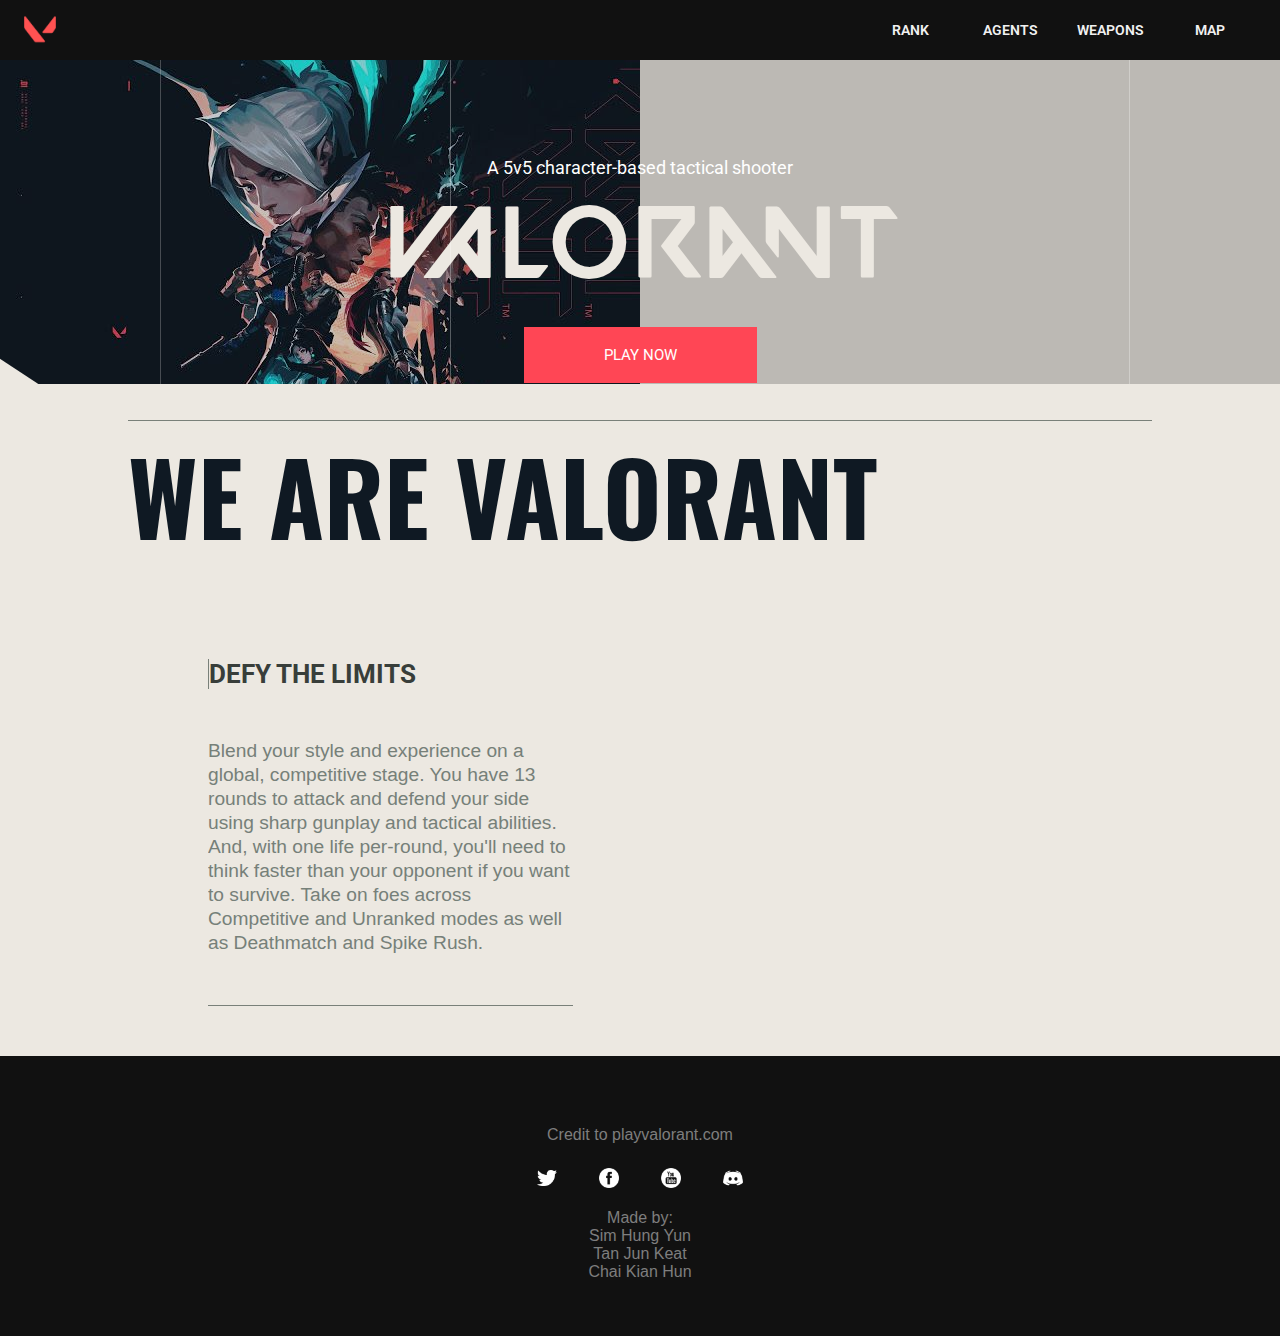
<file: index.html>
<!DOCTYPE html>
<html lang="en">
  <head>
    <meta charset="UTF-8" />
    <meta http-equiv="X-UA-Compatible" content="IE=edge" />
    <meta name="viewport" content="width=device-width, initial-scale=1.0" />
    <link rel="icon" href="/assets/image/handler.png" />
    <link rel="preconnect" href="https://fonts.gstatic.com" />
    <link rel="preconnect" href="https://fonts.gstatic.com" />
    <link rel="preconnect" href="https://fonts.gstatic.com" />
    <link
      href="https://fonts.googleapis.com/css2?family=Roboto:ital,wght@0,700;1,700&display=swap"
      rel="stylesheet"
    />

    <link rel="stylesheet" href="navbar.css" />
    <link rel="stylesheet" href="index.css" />
    <title>Valorant</title>
  </head>
  <body>
    <section id="nav" class="nav">
      <div class="nav__left">
        <img
          onclick="document.location.href='/'"
          class="nav__logo"
          src="/assets/image/handler.png"
          alt="Logo"
        />
      </div>
      <div class="nav__middle">
        <h1></h1>
      </div>
      <div class="nav__right">
        <a href="rank.html">rank</a>

        <a href="agent.html">agents</a>

        <a href="weapon.html">weapons</a>

        <a href="map.html">map</a>
      </div>
      <div class="nav__hamburger">
        <input id="hamburger" type="checkbox" />
        <label for="hamburger"></label>
        <div class="nav__menu">
          <a href="rank.html">rank</a>

          <a href="agent.html">agents</a>

          <a href="weapon.html">weapons</a>

          <a href="map.html">map</a>
        </div>
      </div>
    </section>
    <section id="landing" class="landing">
      <div class="landing__vid">
        <video
          class="vid1"
          autoplay
          loop
          plays-inline
          poster="/assets/image/valorant.jpg"
          muted
        >
          <source
            src="https://res.cloudinary.com/eujin03/video/upload/c_scale,h_920,w_1920/v1615563526/yt1s.com_-_RETAKE_Episode_2_Cinematic_VALORANT_online-video-cutter.com_1_tn9crp.mp4"
            type="video/webm"
          />
          <source
            src="https://res.cloudinary.com/eujin03/video/upload/c_scale,h_930,w_1920/v1615563526/yt1s.com_-_RETAKE_Episode_2_Cinematic_VALORANT_online-video-cutter.com_1_tn9crp.mp4"
            type="video/mp4"
          />
        </video>
        <video
          class="vid2"
          autoplay
          loop
          plays-inline
          poster="/assets/image/valorant.jpg"
          muted
        >
          <source
            src="https://res.cloudinary.com/eujin03/video/upload/c_scale,h_1130,w_1920/v1615563526/yt1s.com_-_RETAKE_Episode_2_Cinematic_VALORANT_online-video-cutter.com_1_tn9crp.mp4"
            type="video/webm"
          />
          <source
            src="https://res.cloudinary.com/eujin03/video/upload/c_scale,h_1130,w_1920/v1615563526/yt1s.com_-_RETAKE_Episode_2_Cinematic_VALORANT_online-video-cutter.com_1_tn9crp.mp4"
            type="video/mp4"
          />
        </video>
        <video
          class="vid3"
          autoplay
          loop
          plays-inline
          poster="/assets/image/valorant.jpg"
          muted
        >
          <source
            src="https://res.cloudinary.com/eujin03/video/upload/c_scale,h_1630,w_1920/v1615563526/yt1s.com_-_RETAKE_Episode_2_Cinematic_VALORANT_online-video-cutter.com_1_tn9crp.mp4"
            type="video/webm"
          />
          <source
            src="https://res.cloudinary.com/eujin03/video/upload/c_scale,h_1630,w_1920/v1615563526/yt1s.com_-_RETAKE_Episode_2_Cinematic_VALORANT_online-video-cutter.com_1_tn9crp.mp4"
            type="video/mp4"
          />
        </video>
        <div class="landing__overlay"></div>
        <div class="title__module">
          <span>A 5v5 character-based tactical shooter</span>
          <br />
          <br />
          <h1 class="tittle">vAlorant</h1>

          <br />
          <a
            href="https://playvalorant.com/en-gb"
            target="_blank"
            rel="noopener noreferrer nofollow"
            ><button id="play__button">PLAY NOW</button></a
          >
        </div>
      </div>
    </section>
    <section class="info__module">
      <h1>WE ARE VALORANT</h1>
      <div class="info__content">
        <div class="info">
          <h3>DEFY THE LIMITS</h3>
          <p>
            Blend your style and experience on a global, competitive stage. You
            have 13 rounds to attack and defend your side using sharp gunplay
            and tactical abilities. And, with one life per-round, you'll need to
            think faster than your opponent if you want to survive. Take on foes
            across Competitive and Unranked modes as well as Deathmatch and
            Spike Rush.
          </p>
        </div>
        <div class="gameplay__video">
          <iframe
            width="560"
            height="315"
            src="https://www.youtube.com/embed/g8amyzDHOKw"
            frameborder="0"
            allow="accelerometer; autoplay; clipboard-write; encrypted-media; gyroscope; picture-in-picture"
            allowfullscreen
          ></iframe>
        </div>
      </div>
    </section>

    <footer>
      <div class="footer">
        <span>Credit to playvalorant.com</span>
        <table>
          <thead>
            <tr>
              <th></th>
              <th></th>
              <th></th>
              <th></th>
            </tr>
          </thead>
          <tbody>
            <tr>
              <td>
                <a href="https://twitter.com/playvalorant"
                  ><img
                    class="twitter"
                    src="/assets/image/twitter-icon.png"
                    alt="twitter"
                /></a>
              </td>
              <td>
                <a href="https://www.facebook.com/PlayVALORANT/"
                  ><img
                    class="facebook"
                    src="/assets/image/facebook-icon.png"
                    alt="facebook"
                /></a>
              </td>
              <td>
                <a href="https://www.youtube.com/PlayValorant"
                  ><img
                    class="youtube"
                    src="/assets/image/youtube-icon.png"
                    alt="youtube"
                /></a>
              </td>
              <td>
                <a href="https://discord.com/invite/valorant"
                  ><img
                    class="discord"
                    src="/assets/image/discord-logo.png"
                    alt=" discord"
                /></a>
              </td>
            </tr>
          </tbody>
        </table>
        <ul class="credits">
          <li>Made by:</li>
          <li>Sim Hung Yun</li>
          <li>Tan Jun Keat</li>
          <li>Chai Kian Hun</li>
        </ul>
      </div>
    </footer>
  </body>
</html>
</file>
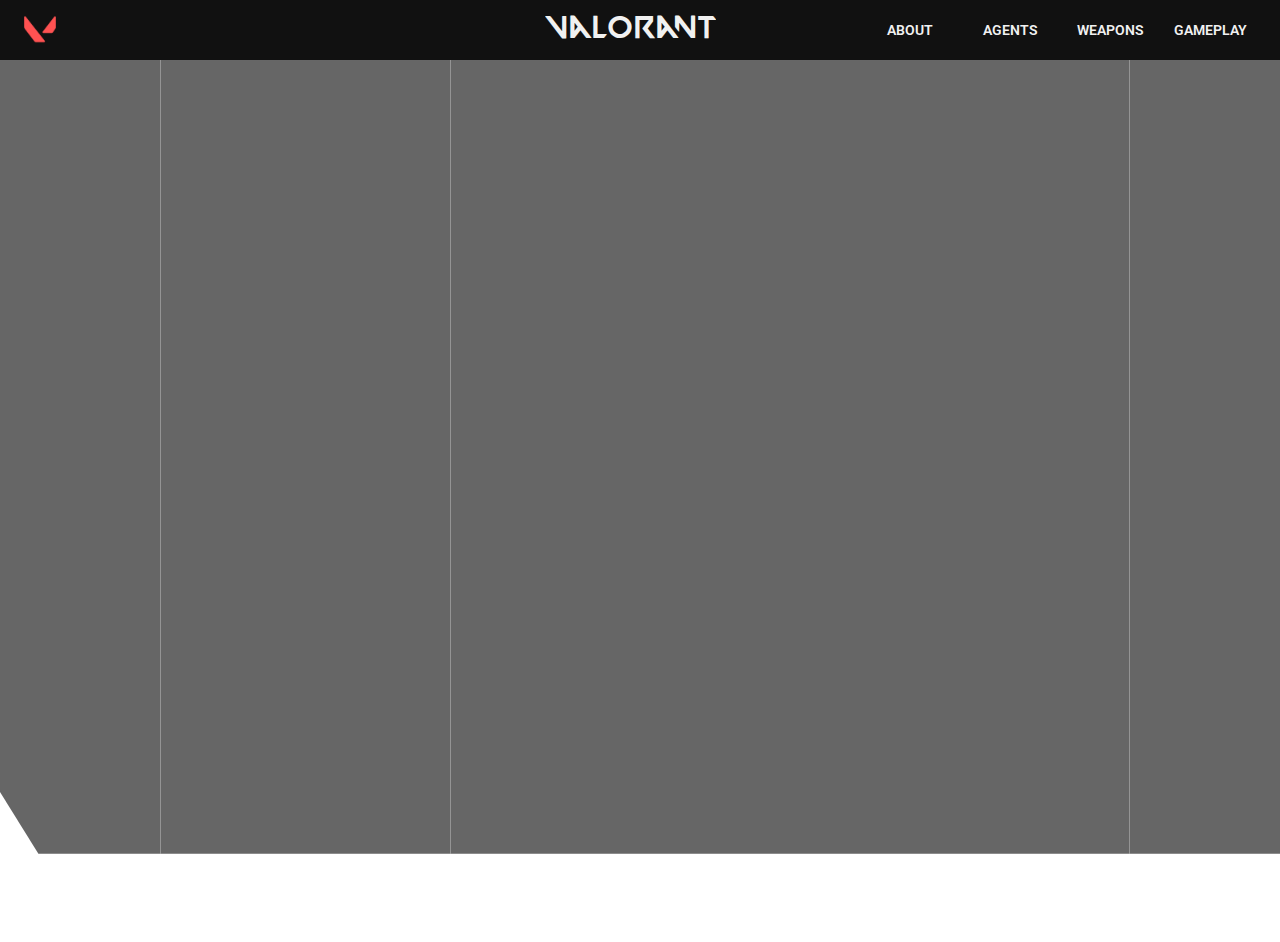
<file: public/index.html>
<!DOCTYPE html>
<html lang="en">
  <head>
    <meta charset="UTF-8" />
    <meta http-equiv="X-UA-Compatible" content="IE=edge" />
    <meta name="viewport" content="width=device-width, initial-scale=1.0" />
    <link rel="stylesheet" href="/public/stylesheet.css" />
    <link rel="icon" href="/assets/image/handler.png" />
    <link rel="preconnect" href="https://fonts.gstatic.com" />
    <link rel="preconnect" href="https://fonts.gstatic.com" />
    <link rel="preconnect" href="https://fonts.gstatic.com" />
    <link
      href="https://fonts.googleapis.com/css2?family=Roboto:ital,wght@0,700;1,700&display=swap"
      rel="stylesheet"
    />
    <title>Valorant</title>
  </head>
  <body>
    <section id="nav" class="nav">
      <div class="nav__left">
        <img class="nav__logo" src="/assets/image/handler.png" alt="Logo" />
      </div>
      <div class="nav__middle">
        <h1>Valorant</h1>
      </div>
      <div class="nav__right">
        <a href="#">about</a>

        <a href="#">agents</a>

        <a href="#">weapons</a>

        <a href="#">gameplay</a>
      </div>
      <div class="nav__hamburger">
        <div></div>
        <input type="checkbox" class="nav__hamburger-toggle" />
      </div>
    </section>
    <section id="landing" class="landing">
      <div class="landing__vid"></div>
    </section>
  </body>
</html>
</file>
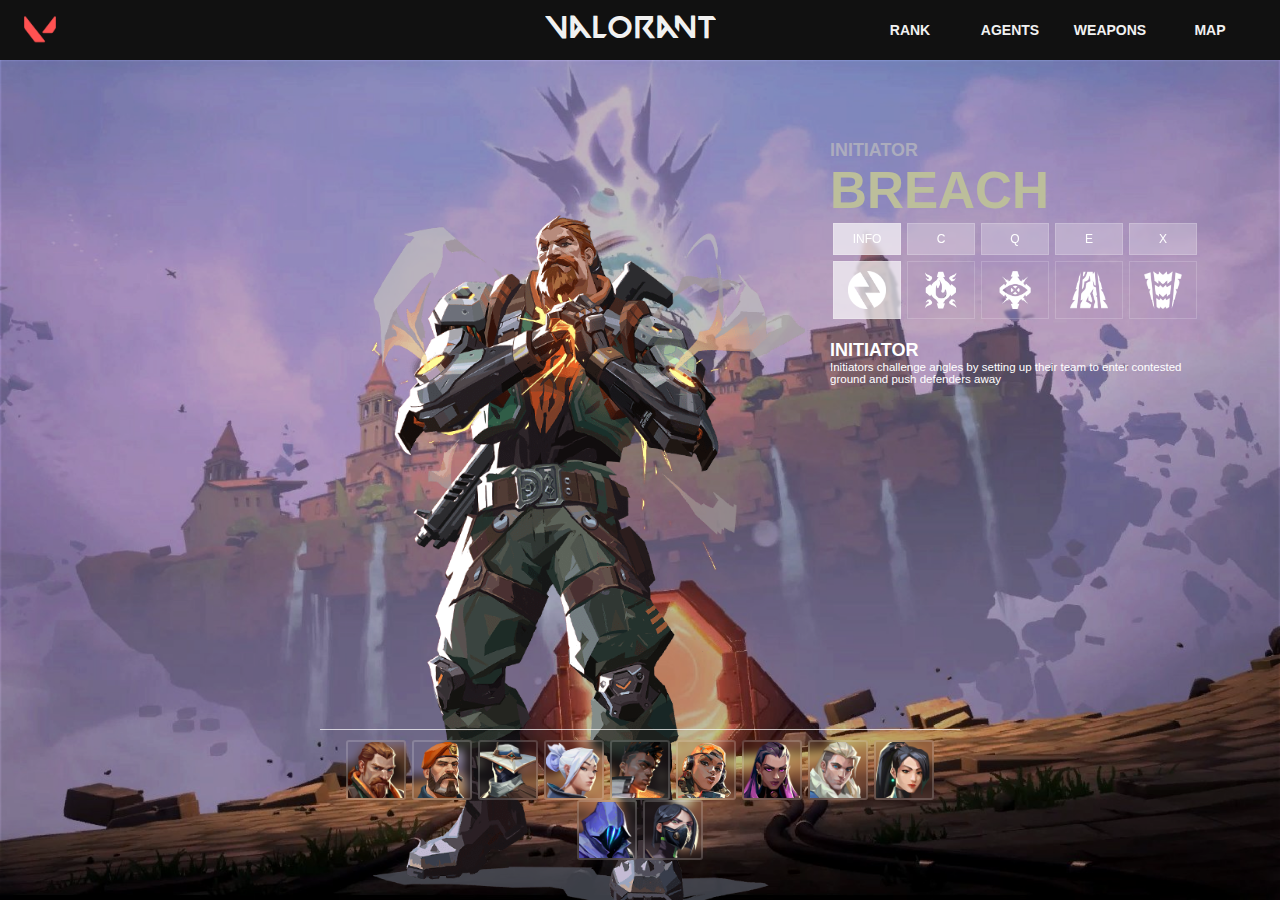
<file: agent.html>
<!DOCTYPE html>
<html lang="en">
  <head>
    <meta charset="UTF-8" />
    <meta http-equiv="X-UA-Compatible" content="IE=edge" />
    <meta name="viewport" content="width=device-width, initial-scale=1.0" />
    <link rel="stylesheet" href="navbar.css" />
    <link rel="stylesheet" href="agent.css" />
    <title>Valorant Agents</title>
  </head>
  <body>
    <!-- navbar -->
    <section id="nav" class="nav">
      <div class="nav__left">
        <img
          onclick="document.location.href='/'"
          class="nav__logo"
          src="/assets/image/handler.png"
          alt="Logo"
        />
      </div>
      <div class="nav__middle">
        <h1>Valorant</h1>
      </div>
      <div class="nav__right">
        <a href="rank.html">rank</a>

        <a href="agent.html">agents</a>

        <a href="weapon.html">weapons</a>

        <a href="map.html">map</a>
      </div>
      <div class="nav__hamburger">
        <input id="hamburger" type="checkbox" />
        <label for="hamburger"></label>
        <div class="nav__menu">
          <a href="rank.html">rank</a>

          <a href="agent.html">agents</a>

          <a href="weapon.html">weapons</a>

          <a href="map.html">gameplay</a>
        </div>
      </div>
    </section>

    <!-- agent -->
    <section id="agent" class="agent">
      <div class="agent__selection">
        <div class="agent__selection-avatar breach">
          <form action="#breach">
            <button></button>
          </form>
        </div>
        <div class="agent__selection-avatar brimstone">
          <form action="#brimstone">
            <button></button>
          </form>
        </div>
        <div class="agent__selection-avatar cypher">
          <form action="#cypher">
            <button></button>
          </form>
        </div>
        <div class="agent__selection-avatar jett">
          <form action="#jett">
            <button></button>
          </form>
        </div>
        <div class="agent__selection-avatar phoenix">
          <form action="#phoenix">
            <button></button>
          </form>
        </div>
        <div class="agent__selection-avatar raze">
          <form action="#raze">
            <button></button>
          </form>
        </div>
        <div class="agent__selection-avatar reyna">
          <form action="#reyna">
            <button></button>
          </form>
        </div>
        <div class="agent__selection-avatar sova">
          <form action="#sova">
            <button></button>
          </form>
        </div>
        <div class="agent__selection-avatar sage">
          <form action="#sage">
            <button></button>
          </form>
        </div>
        <div class="agent__selection-avatar omen">
          <form action="#omen">
            <button></button>
          </form>
        </div>
        <div class="agent__selection-avatar viper">
          <form action="#viper">
            <button></button>
          </form>
        </div>
      </div>
      <div id="breach" class="agent__container">
        <div class="agent__ability breach-bg">
          <div class="agent__ability-top">
            <p>initiator</p>
            <h1>breach</h1>
          </div>
          <div class="agent__ability-bottom">
            <div class="agent__ability-card">
              <input type="radio" name="breachRadio" id="breach-info" checked />
              <label for="breach-info">info</label>
              <label for="breach-info" class="agent-info">
                <img src="assets/image/initiator-info.png" alt="" />
              </label>
              <span class="agent__info">
                <h2>initiator</h2>
                <p>
                  Initiators challenge angles by setting up their team to enter
                  contested ground and push defenders away
                </p>
              </span>
            </div>
            <div class="agent__ability-card">
              <input type="radio" name="breachRadio" id="breach-c" />
              <label for="breach-c">c</label>
              <label for="breach-c" class="agent-c">
                <img src="assets/image/breach-c.png" alt="" />
              </label>
              <span class="agent__info">
                <h2>aftershock</h2>
                <p>
                  Equip a fusion charge. Fire the charge to set a slow-acting
                  burst through the wall. The burst does heavy damage to anyone
                  caught in its area.
                </p>
              </span>
            </div>

            <div class="agent__ability-card">
              <input type="radio" name="breachRadio" id="breach-q" />
              <label for="breach-q">q</label>
              <label for="breach-q" class="agent-q">
                <img src="assets/image/breach-q.png" alt="" />
              </label>
              <span class="agent__info">
                <h2>flashpoint</h2>
                <p>
                  Equip a blinding charge. Fire the charge to set a fast-acting
                  burst through the wall. The charge detonates to blind all
                  players looking at it.
                </p>
              </span>
            </div>

            <div class="agent__ability-card">
              <input type="radio" name="breachRadio" id="breach-e" />
              <label for="breach-e">e</label>
              <label for="breach-e" class="agent-e">
                <img src="assets/image/breach-e.png" alt="" />
              </label>
              <span class="agent__info">
                <h2>fault line</h2>
                <p>
                  Equip a seismic blast. Hold Fire to increase the distance.
                  Release to set off the quake, dazing all players in its zone
                  and in a line up to the zone.
                </p>
              </span>
            </div>

            <div class="agent__ability-card">
              <input type="radio" name="breachRadio" id="breach-x" />
              <label for="breach-x">x</label>
              <label for="breach-x" class="agent-x">
                <img src="assets/image/breach-x.png" alt="" />
              </label>
              <span class="agent__info">
                <h2>rolling thunder</h2>
                <p>
                  Equip a seismic charge. Fire to send a cascading quake through
                  all terrain in a large cone. The quake dazes and knocks up
                  anyone caught in it.
                </p>
              </span>
            </div>
          </div>
        </div>
      </div>
      <div id="brimstone" class="agent__container">
        <div class="agent__ability brimstone-bg">
          <div class="agent__ability-top">
            <p>controller</p>
            <h1>brimstone</h1>
          </div>
          <div class="agent__ability-bottom">
            <div class="agent__ability-card">
              <input type="radio" name="brimstoneRadio" id="brimstone-info" checked />
              <label for="brimstone-info">info</label>
              <label for="brimstone-info" class="agent-info">
                <img src="assets/image/controller-info.png" alt="" />
              </label>
              <span class="agent__info">
                <h2>Controller</h2>
                <p>
                  Controllers are experts in slicing up dangerous territory to set their team up for success.
                </p>
              </span>
            </div>
            <div class="agent__ability-card">
              <input type="radio" name="brimstoneRadio" id="brimstone-c" />
              <label for="brimstone-c">c</label>
              <label for="brimstone-c" class="agent-c">
                <img src="assets/image/brimstone-c.png" alt="" />
              </label>
              <span class="agent__info">
                <h2>stim beacon</h2>
                <p>
                  Equip a Stim Beacon. Fire to toss the stim beacon in front of Brimstone. Upon landing, the stim beacon will create a field that grants players RapidFire. RapidFire increases fire rate, reload speed, weapon swap speed, and recoil recovery by 15%.
                </p>
              </span>
            </div>

            <div class="agent__ability-card">
              <input type="radio" name="brimstoneRadio" id="brimstone-q" />
              <label for="brimstone-q">q</label>
              <label for="brimstone-q" class="agent-q">
                <img src="assets/image/brimstone-q.png" alt="" />
              </label>
              <span class="agent__info">
                <h2>incendiary</h2>
                <p>
                 Equip an Incendiary grenade launcher. Fire to launch a grenade that detonates as it comes to a rest on the floor, creating a lingering fire zone that damages players.
                </p>
              </span>
            </div>

            <div class="agent__ability-card">
              <input type="radio" name="brimstoneRadio" id="brimstone-e" />
              <label for="brimstone-e">e</label>
              <label for="brimstone-e" class="agent-e">
                <img src="assets/image/brimstone-e.png" alt="" />
              </label>
              <span class="agent__info">
                <h2>sky smoke</h2>
                <p>
                  Equip a tactical map. Fire to set locations where Brimstone's smoke clouds will land. Alternate Fire to confirm, launching long-lasting smoke clouds that block vision in the selected area.
                </p>
              </span>
            </div>

            <div class="agent__ability-card">
              <input type="radio" name="brimstoneRadio" id="brimstone-x" />
              <label for="brimstone-x">x</label>
              <label for="brimstone-x" class="agent-x">
                <img src="assets/image/brimstone-x.png" alt="" />
              </label>
              <span class="agent__info">
                <h2>orbital strike</h2>
                <p>
                  
Equip a tactical map. Fire to launch a lingering orbital strike laser at the selected location, which deals heavy damage over-time to players in the area.
                </p>
              </span>
            </div>
          </div>
        </div>
        </div>
      </div>
      <div id="cypher" class="agent__container">
        <div class="agent__ability cypher-bg"><div class="agent__ability-top">
            <p>sentinel</p>
            <h1>cypher</h1>
          </div>
          <div class="agent__ability-bottom">
            <div class="agent__ability-card">
              <input type="radio" name="cypherRadio" id="cypher-info" checked />
              <label for="cypher-info">info</label>
              <label for="cypher-info" class="agent-info">
                <img src="assets/image/sentinel-info.png" alt="" />
              </label>
              <span class="agent__info">
                <h2>sentinel</h2>
                <p>
                  Sentinels are defensive experts who can lock down areas and watch flanks, both on attacker and defender rounds.
                </p>
              </span>
            </div>
            <div class="agent__ability-card">
              <input type="radio" name="cypherRadio" id="cypher-c" />
              <label for="cypher-c">c</label>
              <label for="cypher-c" class="agent-c">
                <img src="assets/image/cypher-c.png" alt="" />
              </label>
              <span class="agent__info">
                <h2>trapwire</h2>
                <p>
                 Equip a trapwire. Fire to place a destructible and covert tripware at the targeted location, creating a line that spans between the placed location and the wall opposite. Enemy players who cross a tripwire will be tethered, revealed, and dazed after a short period if they do not destroy the device in time. This ability can be picked up and redeployed if not yet triggered. It can be destroyed by shooting it once with any gun. Disabled and revealed upon death.
                </p>
              </span>
            </div>

            <div class="agent__ability-card">
              <input type="radio" name="cypherRadio" id="cypher-q" />
              <label for="cypher-q">q</label>
              <label for="cypher-q" class="agent-q">
                <img src="assets/image/cypher-q.png" alt="" />
              </label>
              <span class="agent__info">
                <h2>cyber cage</h2>
                <p>
                  
Instantly toss a cyber cage in front of Cypher. Activate from any distance to create a temporary zone that blocks vision.
                </p>
              </span>
            </div>

            <div class="agent__ability-card">
              <input type="radio" name="cypherRadio" id="cypher-e" />
              <label for="cypher-e">e</label>
              <label for="cypher-e" class="agent-e">
                <img src="assets/image/cypher-e.png" alt="" />
              </label>
              <span class="agent__info">
                <h2>spycam</h2>
                <p>
                  Equip a spycam. Fire to place the spycam at the targeted location. REUSE this ability to take control of the camera's view. While in control of the camera, Fire to shoot a tracking dart. The dart is removable and will periodically reveal the location of the enemy hit. It can be destroyed by shooting it once with any gun. Disabled and revealed upon death.
                </p>
              </span>
            </div>

            <div class="agent__ability-card">
              <input type="radio" name="cypherRadio" id="cypher-x" />
              <label for="cypher-x">x</label>
              <label for="cypher-x" class="agent-x">
                <img src="assets/image/cypher-x.png" alt="" />
              </label>
              <span class="agent__info">
                <h2>neutral theft</h2>
                <p>
                  
Use on a fresh enemy corpse to throw Cypher's hat. After a brief delay, all enemy players' locations will be revealed once.
                </p>
              </span>
            </div>
          </div>
        </div></div>
      </div>
      <div id="jett" class="agent__container">
        <div class="agent__ability jett-bg"><div class="agent__ability-top">
            <p>duelist</p>
            <h1>jett</h1>
          </div>
          <div class="agent__ability-bottom">
            <div class="agent__ability-card">
              <input type="radio" name="jettRadio" id="jett-info" checked />
              <label for="jett-info">info</label>
              <label for="jett-info" class="agent-info">
                <img src="assets/image/duelist-info.png" alt="" />
              </label>
              <span class="agent__info">
                <h2>duelist</h2>
                <p>
                  Duelists are self-sufficent fraggers who their team expects, through abilites and skills, to get high frags and seek out engagements first.
                </p>
              </span>
            </div>
            <div class="agent__ability-card">
              <input type="radio" name="jettRadio" id="jett-c" />
              <label for="jett-c">c</label>
              <label for="jett-c" class="agent-c">
                <img src="assets/image/jett-c.png" alt="" />
              </label>
              <span class="agent__info">
                <h2>cloudburst</h2>
                <p>
                  Instantly throw a projectile that expands into a brief vision cloud on impact with a surface. Hold the ability key to curve the cloud in the direction of your crosshair.
                </p>
              </span>
            </div>

            <div class="agent__ability-card">
              <input type="radio" name="jettRadio" id="jett-q" />
              <label for="jett-q">q</label>
              <label for="jett-q" class="agent-q">
                <img src="assets/image/jett-q.png" alt="" />
              </label>
              <span class="agent__info">
                <h2>updraft</h2>
                <p>
                  Instantly propel Jett high into the air.
                </p>
              </span>
            </div>

            <div class="agent__ability-card">
              <input type="radio" name="jettRadio" id="jett-e" />
              <label for="jett-e">e</label>
              <label for="jett-e" class="agent-e">
                <img src="assets/image/jett-e.png" alt="" />
              </label>
              <span class="agent__info">
                <h2>tailwind</h2>
                <p>
                  
Instantly propel in the direction she is moving. If Jett is standing still, she will propel forward.
                </p>
              </span>
            </div>

            <div class="agent__ability-card">
              <input type="radio" name="jettRadio" id="jett-x" />
              <label for="jett-x">x</label>
              <label for="jett-x" class="agent-x">
                <img src="assets/image/jett-x.png" alt="" />
              </label>
              <span class="agent__info">
                <h2>blade storm</h2>
                <p>
                  
Equip a set of 5 highly accurate throwing knives. Fire to throw a single knife. Alternative Fire to throw all remaining daggers at once. Restocks upon killing an enemy.
                </p>
              </span>
            </div>
          </div>
        </div></div>
      </div>
      <div id="phoenix" class="agent__container">
        <div class="agent__ability phoenix-bg"><div class="agent__ability-top">
            <p>duelist</p>
            <h1>phoenix</h1>
          </div>
          <div class="agent__ability-bottom">
            <div class="agent__ability-card">
              <input type="radio" name="phoenixRadio" id="phoenix-info" checked />
              <label for="phoenix-info">info</label>
              <label for="phoenix-info" class="agent-info">
                <img src="assets/image/duelist-info.png" alt="" />
              </label>
              <span class="agent__info">
                <h2>duelist</h2>
                <p>
                   Duelists are self-sufficent fraggers who their team expects, through abilites and skills, to get high frags and seek out engagements first.
                </p>
              </span>
            </div>
            <div class="agent__ability-card">
              <input type="radio" name="phoenixRadio" id="phoenix-c" />
              <label for="phoenix-c">c</label>
              <label for="phoenix-c" class="agent-c">
                <img src="assets/image/phoenix-c.png" alt="" />
              </label>
              <span class="agent__info">
                <h2>blaze</h2>
                <p>
                 Equip a flame wall. Fire to create a line of flames that moves forward creating a wall that blocks vision and damages players passing through it. Hold Fire to bend the wall in the direction of your crosshair.
                </p>
              </span>
            </div>

            <div class="agent__ability-card">
              <input type="radio" name="phoenixRadio" id="phoenix-q" />
              <label for="phoenix-q">q</label>
              <label for="phoenix-q" class="agent-q">
                <img src="assets/image/phoenix-q.png" alt="" />
              </label>
              <span class="agent__info">
                <h2>curveball</h2>
                <p>
                  Equip a flare orb that takes a curving path and detonates shortly after throwing, impairing vision. Fire to curve the flare orb to the left, detonating and blinding any player who sees the orb. Alternate fire to curve the flare orb to the right.
                </p>
              </span>
            </div>

            <div class="agent__ability-card">
              <input type="radio" name="phoenixRadio" id="phoenix-e" />
              <label for="phoenix-e">e</label>
              <label for="phoenix-e" class="agent-e">
                <img src="assets/image/phoenix-e.png" alt="" />
              </label>
              <span class="agent__info">
                <h2>hot hands</h2>
                <p>
                  
Equip a fireball. Fire to throw a fireball that explodes after a set amount of time or upon hitting the ground, creating a lingering fire zone that damages enemies.
                </p>
              </span>
            </div>

            <div class="agent__ability-card">
              <input type="radio" name="phoenixRadio" id="phoenix-x" />
              <label for="phoenix-x">x</label>
              <label for="phoenix-x" class="agent-x">
                <img src="assets/image/phoenix-x.png" alt="" />
              </label>
              <span class="agent__info">
                <h2>run it back</h2>
                <p>
                  
Instantly place a marker at Phoenix's location. When this ability is active, if you die or if the time expires, the ability ends and sends Phoenix back to the starting location.
                </p>
              </span>
            </div>
          </div>
        </div></div>
      </div>
      <div id="raze" class="agent__container">
        <div class="agent__ability raze-bg"><div class="agent__ability-top">
            <p>duelist</p>
            <h1>raze</h1>
          </div>
          <div class="agent__ability-bottom">
            <div class="agent__ability-card">
              <input type="radio" name="razeRadio" id="raze-info" checked />
              <label for="raze-info">info</label>
              <label for="raze-info" class="agent-info">
                <img src="assets/image/duelist-info.png" alt="" />
              </label>
              <span class="agent__info">
                <h2>duelist</h2>
                <p>
                   Duelists are self-sufficent fraggers who their team expects, through abilites and skills, to get high frags and seek out engagements first.
                </p>
              </span>
            </div>
            <div class="agent__ability-card">
              <input type="radio" name="razeRadio" id="raze-c" />
              <label for="raze-c">c</label>
              <label for="raze-c" class="agent-c">
                <img src="assets/image/raze-c.png" alt="" />
              </label>
              <span class="agent__info">
                <h2>boom bot</h2>
                <p>
                Equip a Boom Bot. Fire to deploy the bot, causing it to travel in a straight line on the ground, bouncing off walls. The Boom Bot will lock on to any enemies in its frontal cone and chase them, exploding for heavy damage if it reaches them. The Boom Bot can be destroyed by enemies.
                </p>
              </span>
            </div>

            <div class="agent__ability-card">
              <input type="radio" name="razeRadio" id="raze-q" />
              <label for="raze-q">q</label>
              <label for="raze-q" class="agent-q">
                <img src="assets/image/raze-q.png" alt="" />
              </label>
              <span class="agent__info">
                <h2>blask pack</h2>
                <p>
                  Instantly throw a Blast Pack that will stick to surfaces. Re-use to detonate, damaging and knocking back anything hit. Blast Pack will not damage Raze, but she can still suffer fall damage.
                </p>
              </span>
            </div>

            <div class="agent__ability-card">
              <input type="radio" name="razeRadio" id="raze-e" />
              <label for="raze-e">e</label>
              <label for="raze-e" class="agent-e">
                <img src="assets/image/raze-e.png" alt="" />
              </label>
              <span class="agent__info">
                <h2>paint shell</h2>
                <p>
                  
Equip a cluster grenade. Fire to throw the grenade, which deals damage and creates sub-munitions, each exploding and dealing further damage.
                </p>
              </span>
            </div>

            <div class="agent__ability-card">
              <input type="radio" name="razeRadio" id="raze-x" />
              <label for="raze-x">x</label>
              <label for="raze-x" class="agent-x">
                <img src="assets/image/raze-x.png" alt="" />
              </label>
              <span class="agent__info">
                <h2>showstopper</h2>
                <p>
                  Equip a single-use Rocket Launcher and light its fuse. Fire to launch a rocket, which travels in a straight line and explodes on contact, dealing high damage to enemies caught in its blast radius.
                </p>
              </span>
            </div>
          </div>
        </div></div>
      </div>
      <div id="reyna" class="agent__container">
        <div class="agent__ability reyna-bg"><div class="agent__ability-top">
            <p>duelist</p>
            <h1>reyna</h1>
          </div>
          <div class="agent__ability-bottom">
            <div class="agent__ability-card">
              <input type="radio" name="reynaRadio" id="reyna-info" checked />
              <label for="reyna-info">info</label>
              <label for="reyna-info" class="agent-info">
                <img src="assets/image/duelist-info.png" alt="" />
              </label>
              <span class="agent__info">
                <h2>duelist</h2>
                <p>
                       Duelists are self-sufficent fraggers who their team expects, through abilites and skills, to get high frags and seek out engagements first.
                </p>
              </span>
            </div>
            <div class="agent__ability-card">
              <input type="radio" name="reynaRadio" id="reyna-c" />
              <label for="reyna-c">c</label>
              <label for="reyna-c" class="agent-c">
                <img src="assets/image/reyna-c.png" alt="" />
              </label>
              <span class="agent__info">
                <h2>leer</h2>
                <p>
                  
Equip an ethereal eye. Activate to cast the eye a short distance forward at a fixed range, passing through obstructions in the way. The eye will Nearsight all enemies who can see it. The eye will disappear either after two seconds or receiving any bullet damage.
                </p>
              </span>
            </div>

            <div class="agent__ability-card">
              <input type="radio" name="reynaRadio" id="reyna-q" />
              <label for="reyna-q">q</label>
              <label for="reyna-q" class="agent-q">
                <img src="assets/image/reyna-q.png" alt="" />
              </label>
              <span class="agent__info">
                <h2>devour</h2>
                <p>
                  nstantly consume a nearby Soul Orb, disabling Reyna's ability to fire for 1 second and creating a tether between Reyna and the Soul Orb whilst rapidly healing for 100 health over 3 seconds. The tether will break if it is caught between any obstacle for more than a second, ending the healing prematurely. This ability can Overheal though health exceeding 100 but cannot exceed 150 health (including shields). 
                </p>
              </span>
            </div>

            <div class="agent__ability-card">
              <input type="radio" name="reynaRadio" id="reyna-e" />
              <label for="reyna-e">e</label>
              <label for="reyna-e" class="agent-e">
                <img src="assets/image/reyna-e.png" alt="" />
              </label>
              <span class="agent__info">
                <h2>dismiss</h2>
                <p>
                  
Instantly consume a nearby Soul Orb, becoming intangible for 2 seconds and gaining a burst of movement speed for the first second of the duration. Reyna can change what weapon she will equip whilst Dismiss is active, always equipping the last weapon selected during Dismiss. If an enemy damaged by Reyna is killed within 3 seconds by another player/stimuli then a Soul Orb will be dropped, allowing her to Dismiss. If Empress is active, Reyna also becomes invisible.
                </p>
              </span>
            </div>

            <div class="agent__ability-card">
              <input type="radio" name="reynaRadio" id="reyna-x" />
              <label for="reyna-x">x</label>
              <label for="reyna-x" class="agent-x">
                <img src="assets/image/reyna-x.png" alt="" />
              </label>
              <span class="agent__info">
                <h2>empress</h2>
                <p>
                 Enter a frenzy for 30 seconds, increasing firing, equip and reload speeds by 15%. Grants infinite charges of Soul Harvest abilities. Scoring a kill fully refreshes the duration.
                </p>
              </span>
            </div>
          </div>
        </div></div>
      </div>
      <div id="sova" class="agent__container">
        <div class="agent__ability sova-bg"><div class="agent__ability-top">
            <p>initiator</p>
            <h1>sova</h1>
          </div>
          <div class="agent__ability-bottom">
            <div class="agent__ability-card">
              <input type="radio" name="sovaRadio" id="sova-info" checked />
              <label for="sova-info">info</label>
              <label for="sova-info" class="agent-info">
                <img src="assets/image/initiator-info.png" alt="" />
              </label>
              <span class="agent__info">
                <h2>initiator</h2>
                <p>
                  Initiators challenge angles by setting up their team to enter
                  contested ground and push defenders away
                </p>
              </span>
            </div>
            <div class="agent__ability-card">
              <input type="radio" name="sovaRadio" id="sova-c" />
              <label for="sova-c">c</label>
              <label for="sova-c" class="agent-c">
                <img src="assets/image/sova-c.png" alt="" />
              </label>
              <span class="agent__info">
                <h2>shock bolt</h2>
                <p>
                  Equip a bow with shock bolt. Fire to send the explosive bolt forward detonating upon collision and damaging players nearby. Hold Fire to extend the range of the projectile. Alternate Fire to add up to two bounces to this arrow.
                </p>
              </span>
            </div>

            <div class="agent__ability-card">
              <input type="radio" name="sovaRadio" id="sova-q" />
              <label for="sova-q">q</label>
              <label for="sova-q" class="agent-q">
                <img src="assets/image/sova-q.png" alt="" />
              </label>
              <span class="agent__info">
                <h2>owl drone</h2>
                <p>
                  Equip an owl drone. Fire to deploy and take control of movement of the drone. While in control of the drone, Fire to shoot a marking dart. This dart will periodically reveal the location of its target.
                </p>
              </span>
            </div>

            <div class="agent__ability-card">
              <input type="radio" name="sovaRadio" id="sova-e" />
              <label for="sova-e">e</label>
              <label for="sova-e" class="agent-e">
                <img src="assets/image/sova-e.png" alt="" />
              </label>
              <span class="agent__info">
                <h2>recon bolt</h2>
                <p>
                  Equip a bow with recon bolt. Fire to send the bolt forward activating upon collision and revealing the location of nearby enemies caught in the line of sight of the bolt. Enemies can destroy this bolt. Hold Fire to extend the range of the projectile. Alternate Fire to add up to two bounces to this arrow.
                </p>
              </span>
            </div>

            <div class="agent__ability-card">
              <input type="radio" name="sovaRadio" id="sova-x" />
              <label for="sova-x">x</label>
              <label for="sova-x" class="agent-x">
                <img src="assets/image/sova-x.png" alt="" />
              </label>
              <span class="agent__info">
                <h2>hunter's fury</h2>
                <p>
                 
Equip a bow with three long-range, wall-piercing energy blasts. Fire to release a blast in a line in front of Sova dealing damage and revealing the location of enemies caught in the line.
                </p>
              </span>
            </div>
          </div>
        </div></div>
      </div>
      <div id="sage" class="agent__container">
        <div class="agent__ability sage-bg"><div class="agent__ability-top">
            <p>sentinel</p>
            <h1>sage</h1>
          </div>
          <div class="agent__ability-bottom">
            <div class="agent__ability-card">
              <input type="radio" name="sageRadio" id="sage-info" checked />
              <label for="sage-info">info</label>
              <label for="sage-info" class="agent-info">
                <img src="assets/image/sentinel-info.png" alt="" />
              </label>
              <span class="agent__info">
                <h2>sentinel</h2>
                <p>
                   Sentinels are defensive experts who can lock down areas and watch flanks, both on attacker and defender rounds.
                </p>
              </span>
            </div>
            <div class="agent__ability-card">
              <input type="radio" name="sageRadio" id="sage-c" />
              <label for="sage-c">c</label>
              <label for="sage-c" class="agent-c">
                <img src="assets/image/sage-c.png" alt="" />
              </label>
              <span class="agent__info">
                <h2>barrier orb</h2>
                <p>
                  
Equip a barrier orb. Fire places a solid wall. Alternate fire rotates the targeter.
                </p>
              </span>
            </div>

            <div class="agent__ability-card">
              <input type="radio" name="sageRadio" id="sage-q" />
              <label for="sage-q">q</label>
              <label for="sage-q" class="agent-q">
                <img src="assets/image/sage-q.png" alt="" />
              </label>
              <span class="agent__info">
                <h2>slow orb</h2>
                <p>
                 Equip a Slowing Orb. Fire to launch the Orb, which expands upon hitting the ground, creating a zone that slows players who walk on it.
                </p>
              </span>
            </div>

            <div class="agent__ability-card">
              <input type="radio" name="sageRadio" id="sage-e" />
              <label for="sage-e">e</label>
              <label for="sage-e" class="agent-e">
                <img src="assets/image/sage-e.png" alt="" />
              </label>
              <span class="agent__info">
                <h2>healing orb</h2>
                <p>
                  Equip a healing orb. Fire with your crosshairs over a damaged ally to activate a heal-over-time on them. Alternate fire while Sage is damaged to activate a self heal-over-time. The heal will stop upon taking damage.
                </p>
              </span>
            </div>

            <div class="agent__ability-card">
              <input type="radio" name="sageRadio" id="sage-x" />
              <label for="sage-x">x</label>
              <label for="sage-x" class="agent-x">
                <img src="assets/image/sage-x.png" alt="" />
              </label>
              <span class="agent__info">
                <h2>resurrection</h2>
                <p>
                  
Equip a resurrection ability. Fire with your crosshairs placed over an ally's corpse to begin resurrecting them. After a brief channel, the ally will be brought back to life with full health.
                </p>
              </span>
            </div>
          </div>
        </div></div>
      </div>
      <div id="omen" class="agent__container">
        <div class="agent__ability omen-bg"><div class="agent__ability-top">
            <p>controller</p>
            <h1>omen</h1>
          </div>
          <div class="agent__ability-bottom">
            <div class="agent__ability-card">
              <input type="radio" name="omenRadio" id="omen-info" checked />
              <label for="omen-info">info</label>
              <label for="omen-info" class="agent-info">
                <img src="assets/image/controller-info.png" alt="" />
              </label>
              <span class="agent__info">
                <h2>controller</h2>
                <p>
                Controllers are experts in slicing up dangerous territory to set their team up for success.
                </p>
              </span>
            </div>
            <div class="agent__ability-card">
              <input type="radio" name="omenRadio" id="omen-c" />
              <label for="omen-c">c</label>
              <label for="omen-c" class="agent-c">
                <img src="assets/image/omen-c.png" alt="" />
              </label>
              <span class="agent__info">
                <h2>shorouded step</h2>
                <p>
                  
Equip a shadow walk ability and see its range indicator. Fire to begin a brief channel, then teleport to the marked location. Enemies can hear a sound cue at your original location.
                </p>
              </span>
            </div>

            <div class="agent__ability-card">
              <input type="radio" name="omenRadio" id="omen-q" />
              <label for="omen-q">q</label>
              <label for="omen-q" class="agent-q">
                <img src="assets/image/omen-q.png" alt="" />
              </label>
              <span class="agent__info">
                <h2>paranoia</h2>
                <p>
                 
Instantly fire a shadow projectile forward, briefly reducing the vision range of all players it touches. This projectile can pass through walls.
                </p>
              </span>
            </div>

            <div class="agent__ability-card">
              <input type="radio" name="omenRadio" id="omen-e" />
              <label for="omen-e">e</label>
              <label for="omen-e" class="agent-e">
                <img src="assets/image/omen-e.png" alt="" />
              </label>
              <span class="agent__info">
                <h2>dark cover</h2>
                <p>
                  
Equip a shadow orb and see its range indicator. Fire to throw the shadow orb to the marked location, creating a long-lasting shadow sphere that blocks vision. Hold Alternate Fire while targeting to move the marker further away. Hold the ability key with targeting to move the marker closer.
                </p>
              </span>
            </div>

            <div class="agent__ability-card">
              <input type="radio" name="omenRadio" id="omen-x" />
              <label for="omen-x">x</label>
              <label for="omen-x" class="agent-x">
                <img src="assets/image/omen-x.png" alt="" />
              </label>
              <span class="agent__info">
                <h2>from the shadows</h2>
                <p>
                  Equip a tactical map. Fire to begin teleporting to the selected location. While teleporting, Omen will appear as a Shade that can be destroyed by an enemy to cancel his teleport.
                </p>
              </span>
            </div>
          </div>
        </div></div>
      </div>
      <div id="viper" class="agent__container">
        <div class="agent__ability viper-bg"><div class="agent__ability-top">
            <p>controller</p>
            <h1>viper</h1>
          </div>
          <div class="agent__ability-bottom">
            <div class="agent__ability-card">
              <input type="radio" name="viperRadio" id="viper-info" checked />
              <label for="viper-info">info</label>
              <label for="viper-info" class="agent-info">
                <img src="assets/image/controller-info.png" alt="" />
              </label>
              <span class="agent__info">
                <h2>controller</h2>
                <p>
                  Controllers are experts in slicing up dangerous territory to set their team up for success.
                </p>
              </span>
            </div>
            <div class="agent__ability-card">
              <input type="radio" name="viperRadio" id="viper-c" />
              <label for="viper-c">c</label>
              <label for="viper-c" class="agent-c">
                <img src="assets/image/viper-c.png" alt="" />
              </label>
              <span class="agent__info">
                <h2>snake bite</h2>
                <p>
                  
Equip a chemical launcher. Fire to launch a canister that shatters upon hitting the floor, creating a lingering chemical zone that damages enemies and applies Vulnerable, doubling incoming damage. Vulnerable lasts for 2 seconds upon leaving the area of effect.
                </p>
              </span>
            </div>

            <div class="agent__ability-card">
              <input type="radio" name="viperRadio" id="viper-q" />
              <label for="viper-q">q</label>
              <label for="viper-q" class="agent-q">
                <img src="assets/image/viper-q.png" alt="" />
              </label>
              <span class="agent__info">
                <h2>poison cloud</h2>
                <p>
                  Equip a gas emitter. Fire to throw the emitter that perpetually remains throughout the round. Re-use the ability to create a toxic gas cloud at the cost of fuel. This ability can be re-used more than once and can be picked up to be redeployed. Poison Orb goes on a 6 second cooldown after being deactivated.
                </p>
              </span>
            </div>

            <div class="agent__ability-card">
              <input type="radio" name="viperRadio" id="viper-e" />
              <label for="viper-e">e</label>
              <label for="viper-e" class="agent-e">
                <img src="assets/image/viper-e.png" alt="" />
              </label>
              <span class="agent__info">
                <h2>toxic screen</h2>
                <p>
                  Equip a gas emitter launcher. Fire to deploy a long line of gas emitters. Re-use the ability to create a tall wall of toxic gas at the cost of fuel. This ability can be re-used more than once. Toxic Screen burns through walls, placing emitters at all valid locations (e.g., the ground) over its length.
                </p>
              </span>
            </div>

            <div class="agent__ability-card">
              <input type="radio" name="viperRadio" id="viper-x" />
              <label for="viper-x">x</label>
              <label for="viper-x" class="agent-x">
                <img src="assets/image/viper-x.png" alt="" />
              </label>
              <span class="agent__info">
                <h2>viper's pit</h2>
                <p>
                  Equip a chemical sprayer. Fire to spray a chemical cloud in all directions around Viper, creating a large cloud that reduces the vision range of players and maximum health of enemies inside of it. Hold the ability key to disperse the cloud early. Lasts forever if Viper returns to refuel it every 15 seconds, or remains inside.
                </p>
              </span>
            </div>
          </div>
        </div></div>
      </div>
    </section>
  </body>
</html>
</file>
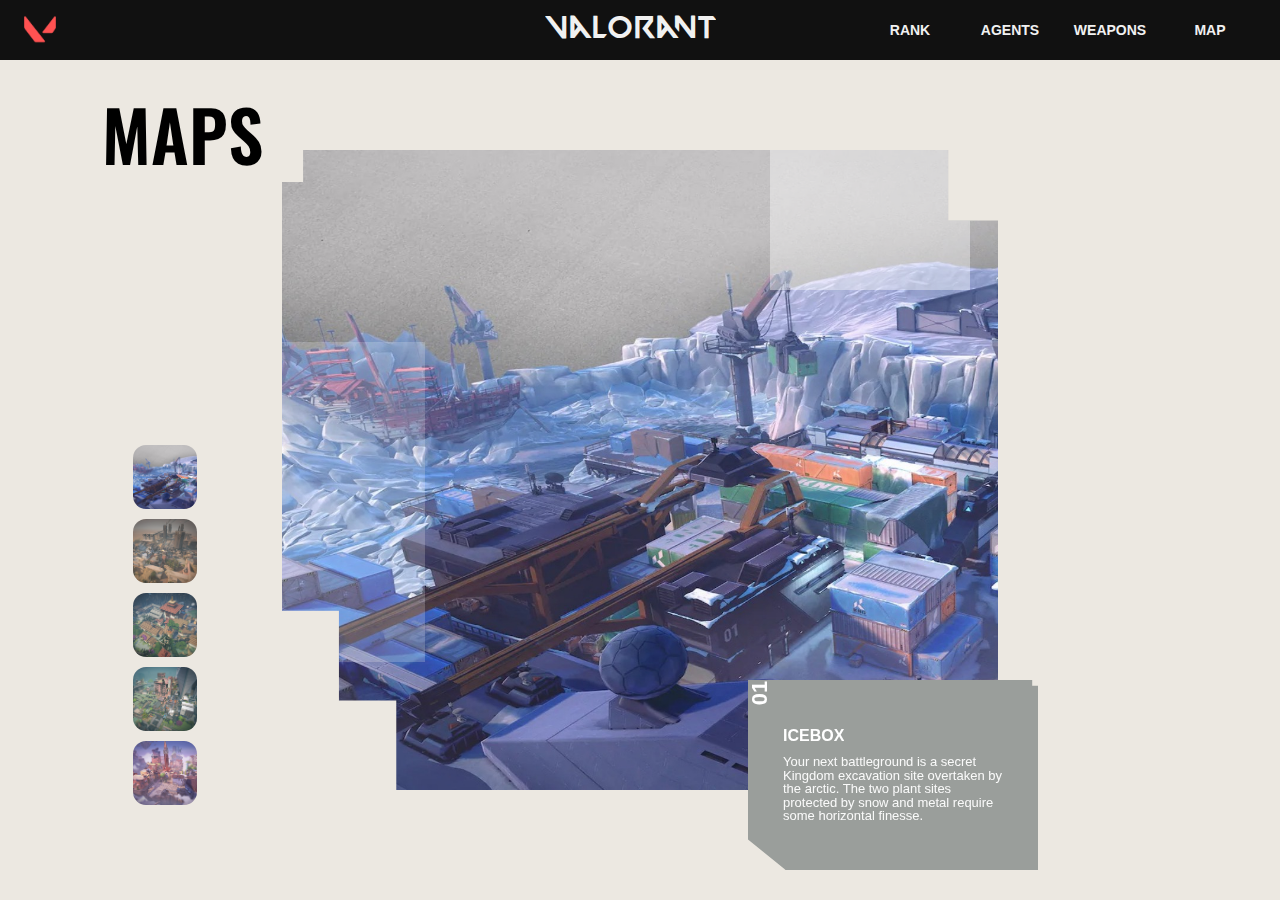
<file: map.html>
<!DOCTYPE html>
<html lang="en">
  <head>
    <meta charset="UTF-8" />
    <meta http-equiv="X-UA-Compatible" content="IE=edge" />
    <meta name="viewport" content="width=device-width, initial-scale=1.0" />
    <link rel="stylesheet" href="navbar.css" />
    <link rel="stylesheet" href="map.css" />
    <title>Valorant Gameplay</title>
  </head>
  <body>
    <!-- navbar -->
    <section id="nav" class="nav">
      <div class="nav__left">
        <img
          onclick="document.location.href='/'"
          class="nav__logo"
          src="/assets/image/handler.png"
          alt="Logo"
        />
      </div>
      <div class="nav__middle">
        <h1>Valorant</h1>
      </div>
      <div class="nav__right">
        <a href="rank.html">rank</a>

        <a href="agent.html">agents</a>

        <a href="weapon.html">weapons</a>

        <a href="map.html">map</a>
      </div>
      <div class="nav__hamburger">
        <input id="hamburger" type="checkbox" />
        <label for="hamburger"></label>
        <div class="nav__menu">
          <a href="rank.html">rank</a>

          <a href="agent.html">agents</a>

          <a href="weapon.html">weapons</a>

          <a href="map.html">map</a>
        </div>
      </div>
    </section>
    <div class="map__selector">
      <form action="#icebox" class="map__selector-button icebox">
        <button></button>
      </form>
      <form action="#bind" class="map__selector-button bind">
        <button></button>
      </form>
      <form action="#haven" class="map__selector-button haven">
        <button></button>
      </form>
      <form action="#split" class="map__selector-button split">
        <button></button>
      </form>
      <form action="#ascent" class="map__selector-button ascent">
        <button></button>
      </form>
    </div>

    <section id="map" class="map">
      <div class="map__container" id="icebox">
        <div class="map__container-card icebox"></div>
        <div class="map__container-box one">
          <h2>icebox</h2>
          <p>
            Your next battleground is a secret Kingdom excavation site overtaken
            by the arctic. The two plant sites protected by snow and metal
            require some horizontal finesse.
          </p>
        </div>
      </div>
      <div class="map__container" id="bind">
        <div class="map__container-card bind"></div>
        <div class="map__container-box two">
          <h2>bind</h2>
          <p>
            Two sites. No middle. Gotta pick left or right. What’s it going to
            be then? Both offer direct paths for attackers and a pair of one-way
            teleporters make it easier to flank.
          </p>
        </div>
      </div>
      <div class="map__container" id="haven">
        <div class="map__container-card haven"></div>
        <div class="map__container-box three">
          <h2>haven</h2>
          <p>
            Beneath a forgotten monastery, a clamour emerges from rival Agents
            clashing to control three sites. There’s more territory to control,
            but defenders can use the extra real estate for aggressive pushes.
          </p>
        </div>
      </div>
      <div class="map__container" id="split">
        <div class="map__container-card split"></div>
        <div class="map__container-box four">
          <h2>split</h2>
          <p>
            If you want to go far, you’ll have to go up. A pair of sites split
            by an elevated center allows for rapid movement using two rope
            ascenders. Each site is built with a looming tower vital for
            control.
          </p>
        </div>
      </div>
      <div class="map__container" id="ascent">
        <div class="map__container-card ascent"></div>
        <div class="map__container-box five">
          <h2>ascent</h2>
          <p>
            An open playground for small wars of position and attrition divide
            two sites on Ascent. Each site can be fortified by irreversible bomb
            doors; once they’re down, you’ll have to destroy them or find
            another way.
          </p>
        </div>
      </div>
    </section>
  </body>
</html>
</file>
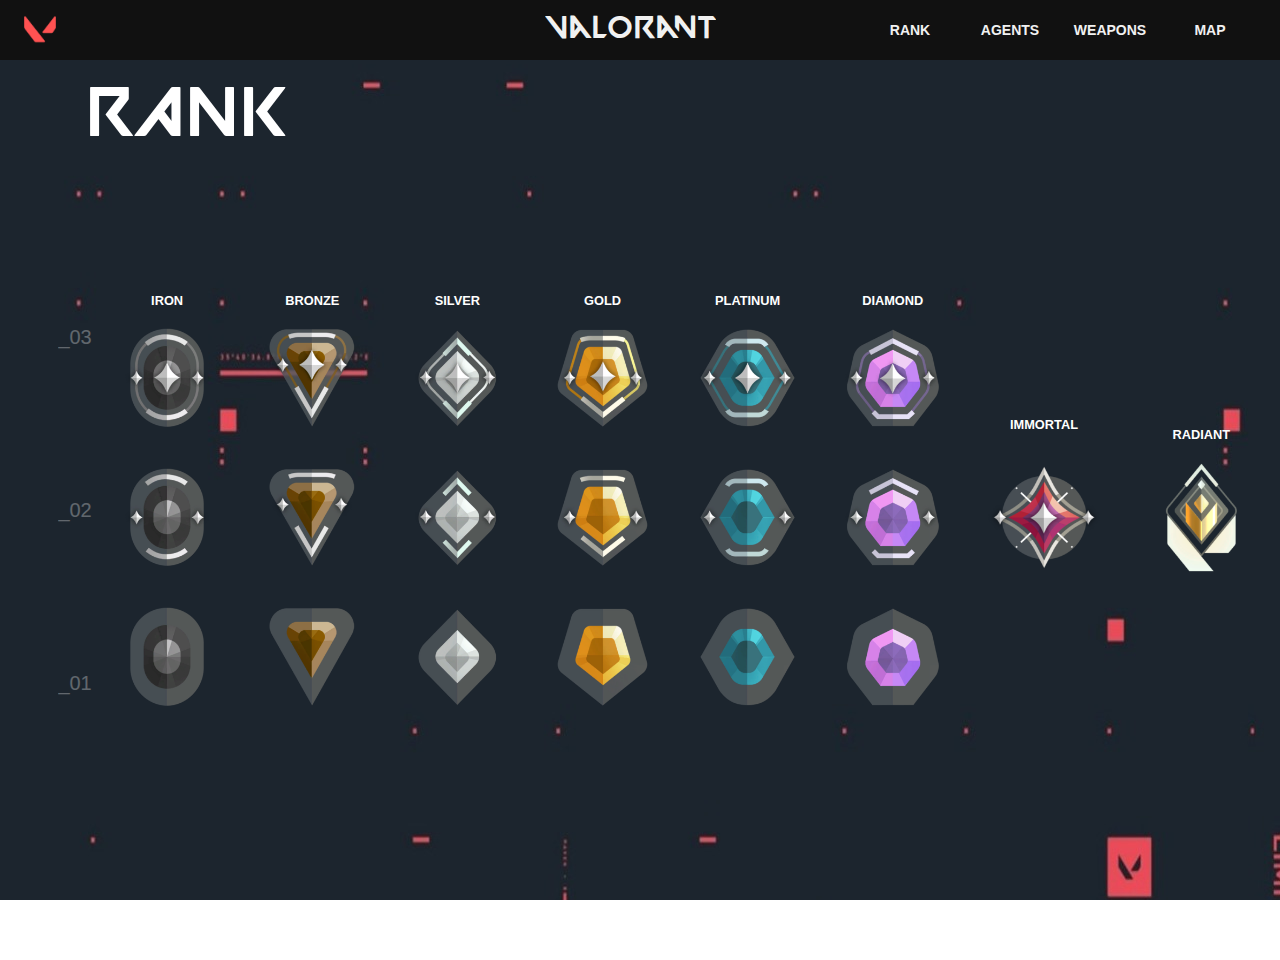
<file: rank.html>
<!DOCTYPE html>
<html lang="en">
  <head>
    <meta charset="UTF-8" />
    <meta http-equiv="X-UA-Compatible" content="IE=edge" />
    <meta name="viewport" content="width=device-width, initial-scale=1.0" />
    <link rel="stylesheet" href="navbar.css" />
    <link rel="stylesheet" href="rank.css" />
    <title>Valorant Gameplay</title>
  </head>
  <body>
    <!-- navbar -->
    <section id="nav" class="nav">
      <div class="nav__left">
        <img
          onclick="document.location.href='/'"
          class="nav__logo"
          src="/assets/image/handler.png"
          alt="Logo"
        />
      </div>
      <div class="nav__middle">
        <h1>Valorant</h1>
      </div>
      <div class="nav__right">
        <a href="rank.html">rank</a>

        <a href="agent.html">agents</a>

        <a href="weapon.html">weapons</a>

        <a href="map.html">map</a>
      </div>
      <div class="nav__hamburger">
        <input id="hamburger" type="checkbox" />
        <label for="hamburger"></label>
        <div class="nav__menu">
          <a href="rank.html">rank</a>

          <a href="agent.html">agents</a>

          <a href="weapon.html">weapons</a>

          <a href="map.html">gameplay</a>
        </div>
      </div>
    </section>

    <!-- rank -->
    <section id="rank" class="rank">
      <div class="rank__num">
        <div>_03</div>
        <div>_02</div>
        <div>_01</div>
      </div>
      <div class="iron">
        <h2>IRON</h2>
        <img src="/assets/image/iron3.png" alt="" />

        <img src="/assets/image/iron2.png" alt="" />

        <img src="/assets/image/iron1.png" alt="" />
      </div>
      <div class="bronze">
        <h2>BRONZE</h2>
        <img src="/assets/image/bronze3.png" alt="" />

        <img src="/assets/image/bronze2.png" alt="" />

        <img src="/assets/image/bronze1.png" alt="" />
      </div>
      <div class="silver">
        <h2>SILVER</h2>
        <img src="/assets/image/silver3.png" alt="" />

        <img src="/assets/image/silver2.png" alt="" />

        <img src="/assets/image/silver1.png" alt="" />
      </div>
      <div class="gold">
        <h2>GOLD</h2>
        <img src="/assets/image/gold3.png" alt="" />

        <img src="/assets/image/gold2.png" alt="" />

        <img src="/assets/image/gold1.png" alt="" />
      </div>
      <div class="platinum">
        <h2>PLATINUM</h2>
        <img src="/assets/image/plat3.png" alt="" />

        <img src="/assets/image/plat2.png" alt="" />

        <img src="/assets/image/plat1.png" alt="" />
      </div>
      <div class="diamond">
        <h2>DIAMOND</h2>
        <img src="/assets/image/diamond3.png" alt="" />

        <img src="/assets/image/diamond2.png" alt="" />

        <img src="/assets/image/diamond1.png" alt="" />
      </div>
      <div class="immortal">
        <h2 id="immortal_text">IMMORTAL</h2>
        <img src="/assets/image/immortal.png" alt="" />
      </div>
      <div class="radiant">
        <h2 id="radiant_text">RADIANT</h2>
        <img src="/assets/image/radiant.png" alt="" />
      </div>
    </section>
  </body>
</html>
</file>
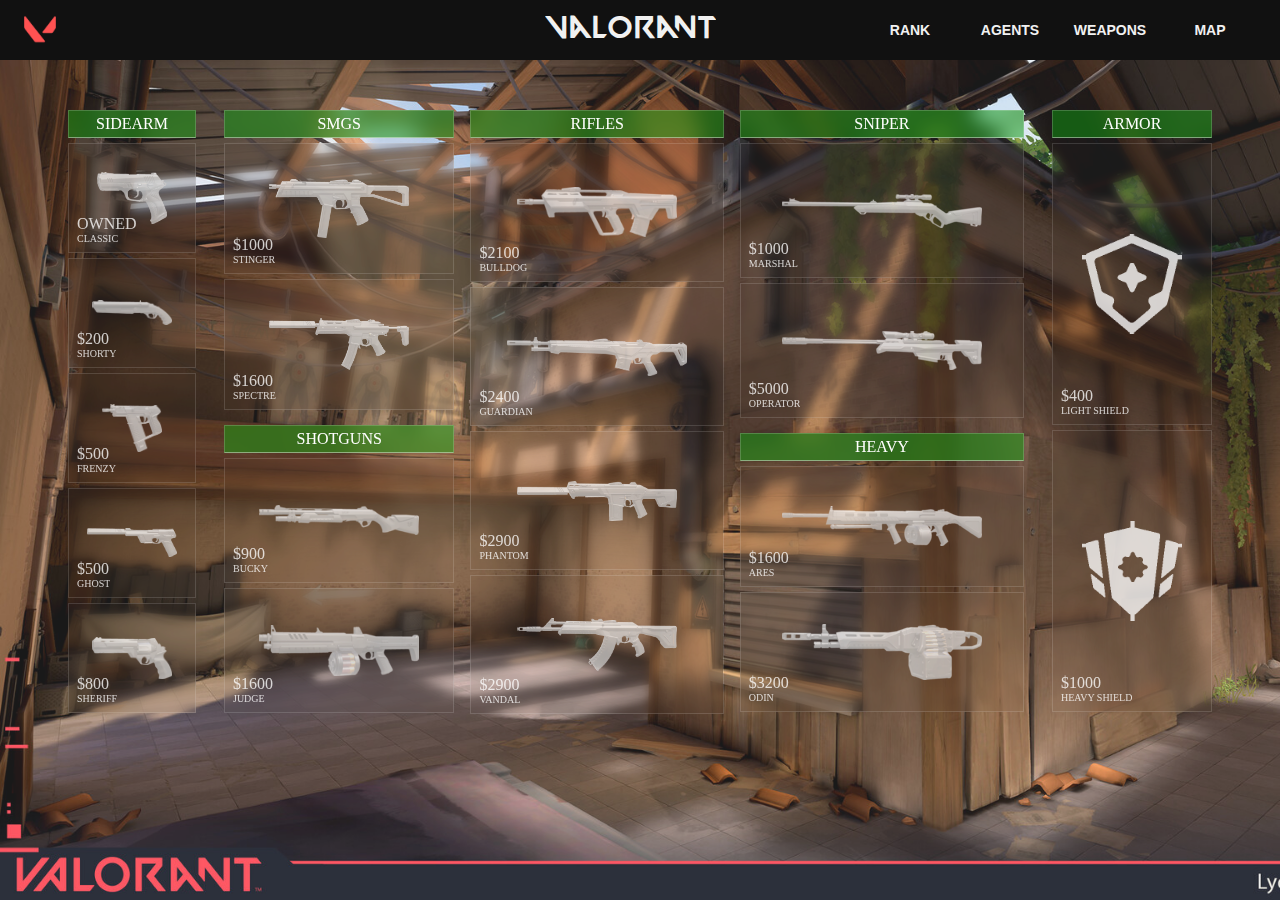
<file: weapon.html>
<!DOCTYPE html>
<html lang="en">
  <head>
    <meta charset="UTF-8" />
    <meta http-equiv="X-UA-Compatible" content="IE=edge" />
    <meta name="viewport" content="width=device-width, initial-scale=1.0" />
    <link rel="stylesheet" href="navbar.css" />
    <link rel="stylesheet" href="weapon.css" />
    <title>Valorant Weapons</title>
  </head>
  <body>
    <!-- navbar -->
    <section id="nav" class="nav">
      <div class="nav__left">
        <img
          onclick="document.location.href='/'"
          class="nav__logo"
          src="/assets/image/handler.png"
          alt="Logo"
        />
      </div>
      <div class="nav__middle">
        <h1>Valorant</h1>
      </div>
      <div class="nav__right">
        <a href="rank.html">rank</a>

        <a href="agent.html">agents</a>

        <a href="weapon.html">weapons</a>

        <a href="map.html">map</a>
      </div>
      <div class="nav__hamburger">
        <input id="hamburger" type="checkbox" />
        <label for="hamburger"></label>
        <div class="nav__menu">
          <a href="rank.html">rank</a>

          <a href="agent.html">agents</a>

          <a href="weapon.html">weapons</a>

          <a href="map.html">gameplay</a>
        </div>
      </div>
    </section>

    <!-- weapons -->
    <section id="weapons" class="weapons">
      <div class="container">
        <div class="weapons__sidearms">
          <div class="weapons__class">sidearm</div>
          <div class="weapons__card classic">
              <p>owned</p>
              <p>classic</p>
          </div>
          <div class="weapons__card shorty">
              <p>$200</p>
              <p>shorty</p>
          </div>
          <div class="weapons__card frenzy">
            <p>$500</p>
              <p>frenzy</p>
          </div>
          <div class="weapons__card ghost">
             <p>$500</p>
              <p>ghost</p>
          </div>
          <div class="weapons__card sheriff">
             <p>$800</p>
              <p>sheriff</p>
          </div>
        </div>

        <div class="weapons__mid">
          <div class="weapons__eco">
            <div class="weapons__smg">
              <div class="weapons__class">smgs</div>
              <div class="weapons__card stinger">
              <p>$1000</p>
              <p>stinger</p>
            
              </div>
              <div class="weapons__card spectre">
                  <p>$1600</p>
              <p>spectre</p>
              </div>
            </div>
            <div class="weapons__shotgun">
              <div class="weapons__class">shotguns</div>
              <div class="weapons__card bucky">  <p>$900</p>
              <p>bucky</p></div>
              <div class="weapons__card judge">  <p>$1600</p>
              <p>judge</p></div>
            </div>
          </div>

     
          <div class="weapons__rifles">
              <div class="weapons__class">rifles</div>
              <div class="weapons__card bulldog"><p>$2100</p>
              <p>bulldog</p></div>
              <div class="weapons__card guardian"><p>$2400</p>
              <p>guardian</p></div>
              <div class="weapons__card phantom"><p>$2900</p>
              <p>phantom</p></div>
              <div class="weapons__card vandal"><p>$2900</p>
              <p>vandal</p></div>
          </div>
     

          <div class="weapons__long">
            <div class="weapons__sniper">
            <div class="weapons__class">sniper</div>
            <div class="weapons__card marshal"><p>$1000</p>
              <p>marshal</p></div>
            <div class="weapons__card operator"><p>$5000</p>
              <p>operator</p></div>
          </div>

           <div class="weapons__heavy">
              <div class="weapons__class">heavy</div>
              <div class="weapons__card ares"><p>$1600</p>
              <p>ares</p></div>
              <div class="weapons__card odin"><p>$3200</p>
              <p>odin</p></div>
            </div>
        </div>
      </div>

        <div class="weapons__shields">
          <div class="weapons__class">armor</div>
          <div class="weapons__card light"><p>$400</p>
              <p>light shield</p></div>
          <div class="weapons__card heavy"><p>$1000</p>
              <p>heavy shield</p></div>
        </div>
  
    </section>
  </body>
</html>
</file>
<file: navbar.css>
@import url("https://fonts.googleapis.com/css2?family=Oswald:wght@300;400;500&display=swap");

@font-face {
  font-family: valorant;
  src: url(/assets/font/Valorant_Font.ttf);
}

::selection {
  background-color: var(--primary-theme);
}

::before,
::after {
  box-sizing: border-box;
}

:root {
  --nav-color: #111111;
  --primary-theme: #ff4655;
  --secondary-theme: #ece8e1;
  --info-theme: #ece8e1;
}

*,
html {
  padding: 0;
  margin: 0;
  overflow-x: hidden;
}

body {
  box-sizing: border-box;
  scroll-behavior: smooth;
  position: relative;
}

/* ================== navbar ===================== */
.nav {
  width: 100%;
  background-color: var(--nav-color);
  position: fixed;
  display: flex;
  justify-content: space-between;
  align-items: center;
  height: 60px;
  z-index: 100;
}

.nav__left {
  flex: 0.4;
}

.nav__left > img {
  border-radius: 999px;
  object-fit: contain;
  max-width: 100px;
  margin-left: 20px;
  width: 40px;
  cursor: pointer;
}

.nav__middle {
  display: flex;
  justify-content: center;
  flex: 0.2;
}

.nav__middle > h1 {
  color: #f1f1f1;
  font-family: valorant, sans-serif;
  font-weight: 500;
}

.nav__right {
  display: flex;
  margin-right: 20px;
  height: 100%;
  flex: 0.4;
  justify-content: flex-end;
}

.nav__right > a {
  color: #f1f1f1;
  font-family: "Roboto", sans-serif;
  font-weight: 600;
  font-size: 14px;
  text-decoration: none;
  width: 100px;
  padding-top: 22px;
  text-align: center;
  position: relative;
  text-transform: uppercase;
  transition: border-bottom 200ms linear;
  -webkit-transition: border-bottom 200ms linear;
}

.nav__right > a:hover {
  border-bottom: 5px solid var(--primary-theme);
  cursor: url("/assets/image/crosshair-1.png"), auto !important;
}

.nav__hamburger {
  width: 40px;
  height: 35px;
  margin-right: 25px;
  flex-direction: column;
  justify-content: center;
  align-items: center;
  border: 1px solid rgba(255, 255, 255, 0.5);
  position: relative;
  z-index: 10000000;
}

.nav__hamburger > #hamburger {
  opacity: 0;
  position: absolute;
  top: 0;
  left: 0;
  width: 100%;
  height: 100%;
  cursor: pointer;
  z-index: 10000000;
}

.nav__hamburger > label {
  cursor: pointer;
  top: 50%;
  left: 50%;
  width: 26px;
  height: 3px;
  border-radius: 5px;
  background: #fff;
  z-index: 10000000;
}

.nav__hamburger > label::before,
.nav__hamburger > label::after {
  content: "";
  position: absolute;
  width: 26px;
  height: 3px;
  border-radius: 5px;
  background: #fff;
  transition: 600ms;
  -webkit-transition: 600ms;
}

.nav__hamburger > label::before {
  transform: translateY(-8px);
  -webkit-transform: translateY(-8px);
}

.nav__hamburger > label::after {
  transform: translateY(8px);
  -webkit-transform: translateY(8px);
}

.nav__menu {
  visibility: hidden;
  opacity: 1;
  font-size: 2.5rem;
  height: 0;
  width: 0%;
  background-color: #000000;
  transition: transform 300ms ease-in-out;
  -webkit-transition: transform 300ms ease-in-out;
}

.nav__menu > a {
  color: #f1f1f1;
  background-color: rgba(255, 255, 255, 0.3);
  border-radius: 3px;
  font-family: "Roboto", sans-serif;
  font-weight: 600;
  font-size: 20px;
  text-decoration: none;
  text-align: center;
  padding: 10px;
  width: 120px;
  margin-bottom: 20px;
  text-transform: uppercase;
  transition: all 200ms;
  -webkit-transition: all 200ms;
}

.nav__menu > a:hover {
  background-color: rgba(255, 255, 255, 0.5);
  transform: scale(1.03);
  -webkit-transform: scale(1.03);
}

/* animate hamburger */
.nav__hamburger > #hamburger:checked + label {
  width: 0;
}

#hamburger:checked + label::before {
  transform: rotate(45deg) translate(0);
  -webkit-transform: rotate(45deg) translate(0);
  left: 19%;
}

#hamburger:checked + label::after {
  transform: rotate(-45deg) translate(0);
  -webkit-transform: rotate(-45deg) translate(0);
  left: 19%;
}

#hamburger:checked ~ .nav__menu {
  visibility: visible;
  height: 100vh;
  width: 100%;
  position: fixed;
  top: 50%;
  left: 50%;
  transform: translate(-50%, -50%);
  -webkit-transform: translate(-50%, -50%);
  display: flex;
  flex-direction: column;
  align-items: center;
  justify-content: center;
  opacity: 0.8;
}

@media (min-width: 1000px) {
  .nav__hamburger {
    display: none;
  }
}

@media (max-width: 999px) {
  .nav__left {
    flex: 0.2;
  }

  .nav__middle {
    flex: 0.4;
  }

  .nav__hamburger {
    display: flex;
  }

  .nav__right {
    display: none;
  }
}
</file>
<file: index.css>
body {
  background-color: #ece8e1;
}

/* ================== landing ===================== */
.landing {
  position: relative;
  width: 100%;
  margin-top: 60px;
  clip-path: polygon(100% 0, 100% 90%, 3% 90%, 0 83%, 0 0);
  overflow: hidden;
}

.landing__overlay {
  width: 100%;
  height: 100vh;
  background-color: black;
  opacity: 0.2;
  position: absolute;
  top: 0;
  left: 0;
}

.landing:after {
  content: "";
  position: absolute;
  top: 0;
  right: 150px;
  height: 100vh;
  width: 1px;
  background-color: rgba(255, 255, 255, 0.3);
}

.landing__vid:before {
  content: "";
  color: var(--primary-theme);
  position: absolute;
  top: 0;
  left: 160px;
  height: 100vh;
  width: 1px;
  background-color: rgba(255, 255, 255, 0.3);
}

.landing__vid:after {
  content: "";
  position: absolute;
  top: 0;
  left: 450px;
  height: 100vh;
  width: 1px;
  background-color: rgba(255, 255, 255, 0.3);
}

.landing__vid {
  display: flex;
}

.title__module {
  position: absolute;
  top: 27%;
  left: 0%;
  right: 0%;
  text-align: center;
  color: #ece8e1;
}

.title__module h1 {
  font-family: valorant, sans-serif;
  color: #ece8e1;
  font-weight: 400;
  font-size: 8vw;
}

.title__module span {
  color: #ffffff;
  font-size: 18px;
  font-family: "Roboto", sans-serif;
  font-weight: 400;
}

#play__button {
  background-color: #ff4655;
  padding: 8px;
  border: 0;
  font-size: 15px;
  font-family: "Roboto", sans-serif;
  padding: 19px 80px;
  color: #ffffff;
  background: linear-gradient(to left, var(--primary-theme) 50%, #0f1923 50%)
    right;
  background-size: 200%;
  transition: background-position 0.2s linear;
}

#play__button:hover {
  background-position: left;
  cursor: url("/assets/image/crosshair-1.png"), auto !important;
}

.info__module {
  width: 80%;
  margin: auto;
}

.info__module h1 {
  font-family: "Oswald", sans-serif;
  font-size: 100px;
  color: #0f1923;
  border-top: 1px #798079 solid;
}

.info__content {
  display: flex;
  padding-top: 40px;
}

.info {
  width: 40%;
  float: left;
  padding: 50px 80px;
}

.info h3 {
  font-family: "Roboto", sans-serif;
  font-size: 2vw;
  color: #383e3a;
  border-left: 1px #798079 solid;
}

.info p {
  padding: 50px 0px;
  font-family: arial, sans-serif;
  font-size: 1.2rem;
  line-height: 24px;
  font-weight: 100;
  color: #768079;
  border-bottom: 1px #798079 solid;
}

.gameplay__video {
  float: right;
  padding-top: 40px;
}

.footer {
  background-color: #111111;
  height: 180px;
  color: #7e7e7e;
  text-align: center;
  display: flex;
  flex-direction: column;
  font-family: arial, sans-serif;
  padding: 50px 0px;
}

.footer span {
  padding: 20px 0px;
}

table {
  table-layout: auto;
  width: 250px;
  margin-left: auto;
  margin-right: auto;
}

.twitter,
.facebook,
.youtube,
.discord {
  width: 20px;
  transition: transform 0.2s;
}

.twitter:hover,
.facebook:hover,
.youtube:hover,
.discord:hover {
  transform: scale(1.1);
}

.credits {
  padding-top: 15px;
  overflow: auto;
  list-style: none;
}

@media (min-width: 1000px) {
  .landing__vid > .vid2,
  .landing__vid > .vid3 {
    display: none;
  }
}

@media (max-width: 999px) {
  .landing__vid > .vid1,
  .landing__vid > .vid3,
  .landing__vid:after {
    display: none;
  }
}

@media (max-width: 690px) {
  .landing__vid > .vid1,
  .landing__vid > .vid2,
  .landing__vid:before {
    display: none;
  }

  .landing__vid > .vid3 {
    display: flex;
  }
}
</file>
<file: public/stylesheet.css>
@font-face {
  font-family: valorant;
  src: url(/assets/font/Valorant_Font.ttf);
}

::selection {
  background-color: var(--primary-theme);
}

:root {
  --nav-color: #111111;
  --primary-theme: #ff4655;
  --secondary-theme: #ece8e1;
  --info-theme: #ece8e1;
}

*,
html {
  padding: 0;
  margin: 0;
  overflow-x: hidden;
}

body {
  box-sizing: border-box;
  scroll-behavior: smooth;
}

/* ================== navbar ===================== */
.nav {
  width: 100%;
  background-color: var(--nav-color);
  position: fixed;
  display: flex;
  justify-content: space-between;
  align-items: center;
  height: 60px;
  z-index: 100;
}

.nav__left {
  flex: 0.4;
}

.nav__left > img {
  border-radius: 999px;
  object-fit: contain;
  max-width: 100px;
  margin-left: 20px;
  width: 40px;
}

.nav__middle {
  display: flex;
  justify-content: center;
  flex: 0.2;
}

.nav__middle > h1 {
  color: #f1f1f1;
  font-family: valorant, sans-serif;
  font-weight: 500;
}

.nav__right {
  display: flex;
  margin-right: 20px;
  height: 100%;
  flex: 0.4;
  justify-content: flex-end;
}

.nav__right > a {
  color: #f1f1f1;
  font-family: "Roboto", sans-serif;
  font-weight: 600;
  font-size: 14px;
  text-decoration: none;
  width: 100px;
  padding-top: 22px;
  text-align: center;
  position: relative;
  text-transform: uppercase;
  transition: border-bottom 200ms linear;
}

.nav__right > a:hover {
  border-bottom: 5px solid var(--primary-theme);
  cursor: url("/assets/image/crosshair-1.png"), auto !important;
}

.nav__hamburger {
  width: 45px;
  height: 40px;
  margin-right: 30px;
  flex-direction: column;
  justify-content: center;
  align-items: center;
  border: 1px solid rgba(255, 255, 255, 0.5);
  position: relative;
}

.nav__hamburger > div {
  width: 28px;
  height: 3px;
  background-color: #ffffff;
  border-radius: 6px;
}

.nav__hamburger > div::before,
.nav__hamburger > div::after {
  content: "";
  position: absolute;
  width: 28px;
  height: 3px;
  background-color: #ffffff;
  border-radius: 6px;
}

.nav__hamburger > div:before {
  transform: translateY(-8px);
}

.nav__hamburger > div:after {
  transform: translateY(8px);
}

.nav__hamburger-toggle {
  position: absolute;
  top: 0;
  left: 0;
  height: 100%;
  width: 20px;
  opacity: 1;
  cursor: pointer;
  z-index: 100;
}

/* toggle on */
.nav__hamburger .nav__hamburger-toggle:checked + .nav__hamburger > div {
  opacity: 0;
}

/* ================== landing ===================== */
.landing {
  background: #666666;
  position: relative;
  height: 98vh;
  width: 100%;
  margin-top: 60px;
  clip-path: polygon(100% 0, 100% 90%, 3% 90%, 0 83%, 0 0);
  overflow: hidden;
}

.landing:after {
  content: "";
  position: absolute;
  top: 0;
  right: 150px;
  height: 100vh;
  width: 1px;
  background-color: rgba(255, 255, 255, 0.3);
}

.landing__vid:before {
  content: "";
  position: absolute;
  top: 0;
  left: 160px;
  height: 100vh;
  width: 1px;
  background-color: rgba(255, 255, 255, 0.3);
}

.landing__vid:after {
  content: "";
  position: absolute;
  top: 0;
  left: 450px;
  height: 100vh;
  width: 1px;
  background-color: rgba(255, 255, 255, 0.3);
}

@media (min-width: 1000px) {
  .nav__hamburger {
    display: none;
  }
}

@media (max-width: 999px) {
  .nav__left {
    flex: 0.2;
  }

  .nav__middle {
    flex: 0.4;
  }

  .nav__hamburger {
    display: flex;
  }

  .nav__right {
    display: none;
  }
}
</file>
<file: agent.css>
#agent {
  margin-top: 60px;
  width: 100vw;
  height: calc(100vh - 60px);
  overflow-x: hidden;
  scroll-snap-type: y mandatory;
  overflow-y: hidden;
}

.agent__container {
  display: flex;
  justify-content: space-between;
  position: relative;
  flex-direction: column;
  scroll-snap-align: start;
  height: calc(100vh - 60px);
  overflow-y: hidden;
  background: url(/assets/image/agent-bg.png) no-repeat center center;
  background-size: cover;
  background-attachment: fixed;
}

.agent__container::before {
  content: "";
  position: absolute;
  top: 0;
  left: 0;
  right: 0;
  bottom: 0;
  background-color: #000000;
  opacity: 0.25;
  filter: blur(1px);
}

.agent__container::after {
  content: "";
  background: url(/assets/image/leaves.png) no-repeat center center;
  background-size: cover;
  position: absolute;
  top: -100px;
  right: -100px;
  width: 500px;
  height: 500px;

  opacity: 0;
  z-index: 1;
  animation: fallen 10000ms linear infinite;
}

/* agent display */
.agent__ability::after {
  content: "";
  position: absolute;
  top: 60%;
  left: 45%;
  transform: translate(-50%, -50%);
  -webkit-transform: translate(-50%, -50%);
  width: 700px;
  height: 700px;
  z-index: 1;
  animation: agent 2000ms linear infinite alternate;
}

.agent__selection {
  display: flex;
  justify-content: center;
  align-self: center;
  flex-wrap: wrap;
  margin-bottom: 40px;
  border-top: 1px solid rgba(255, 255, 255, 0.7);
  padding-top: 10px;
  position: fixed;
  bottom: 0;
  left: 50%;
  transform: translateX(-50%);
  -webkit-transform: translateX(-50%);
  z-index: 1000;
}

.agent__selection-avatar {
  padding: 28px;
  margin: 0 3px;
  background: rgba(119, 117, 117, 0.15);
  backdrop-filter: blur(5px);
  -webkit-backdrop-filter: blur(5px);
  border: 2px solid rgba(255, 255, 255, 0.18);
  border-radius: 3px;
  cursor: pointer;
}

.agent__selection-avatar > form > button {
  position: absolute;
  top: 0;
  left: 0;
  right: 0;
  bottom: 0;
  width: 100%;
  height: 100%;
  background-color: transparent;
  border: none;
  cursor: pointer;
}

/* agent ability section */
.agent__ability {
  align-self: flex-end;
  height: 400px;
  padding: 80px 80px 0 0;
}
.agent__ability-top {
  text-transform: uppercase;
}

.agent__ability-top > p {
  font-size: 1.4vw;
  font-family: "Roboto", sans-serif;
  color: rgba(255, 255, 255, 0.7);
  font-weight: 700;
}

.agent__ability-top > h1 {
  font-size: 4vw;
  color: #fcffd1;
  font-family: "Roboto", sans-serif;
}

.agent__ability-bottom {
  color: rgba(255, 255, 255, 1);
  font-size: 0.94vw;
  font-family: "Roboto", sans-serif;
  display: flex;
  text-align: center;
  text-transform: uppercase;
  height: 300px;
  position: relative;
}

.agent__ability-card {
  display: flex;
  flex-direction: column;
}

.agent__ability-card > input {
  position: absolute;
  left: 0;
  top: 0;
  opacity: 0;
}

.agent__ability-card > label {
  position: relative;
  padding: 8px;
  width: 50px;
  background: rgba(255, 255, 255, 0.25);
  backdrop-filter: blur(2px);
  -webkit-backdrop-filter: blur(2px);
  border: 1px solid rgba(255, 255, 255, 0.18);
  margin: 3px;
  cursor: pointer;
}

.agent__ability-card > label:hover {
  background: rgba(255, 255, 255, 0.45);
}

.agent__ability-card > label:nth-child(3) {
  height: 40px;
  background: rgba(255, 255, 255, 0);
  backdrop-filter: blur(1px);
  -webkit-backdrop-filter: blur(1px);
}

.agent__ability-card > span:nth-child(4) {
  width: 360px;
  text-align: left;
  display: none;
  position: absolute;
  top: 40%;
  left: 0;
  word-wrap: break-word;
}

.agent__ability-card > input:checked ~ label {
  background: rgba(255, 255, 255, 0.65);
}

.agent__ability-card > input:checked ~ span {
  display: block;
}

/* breach */
.agent-info,
.agent-q,
.agent-e,
.agent-c,
.agent-x {
  position: relative;
}

.agent__info > p {
  text-transform: none;
  font-size: 0.9vw;
}

.agent-info > img,
.agent-q > img,
.agent-e > img,
.agent-c > img,
.agent-x > img {
  position: absolute;
  top: 50%;
  left: 50%;
  transform: translate(-50%, -50%);
  -webkit-transform: translate(-50%, -50%);
  width: 38px;
  height: 38px;
}

button:active:focus,
button:focus,
:focus {
  outline: none;
  box-shadow: none;
  background-color: rgba(255, 255, 255, 0.4) !important;
}

.agent__selection-avatar:hover {
  background-color: rgba(255, 255, 255, 0.4);
  border: 2px solid #e6edb6;
}

/* agent display */
.breach-bg::after {
  background: url(/assets/image/breach-bg.png) no-repeat center center;
  background-size: contain;
}

.brimstone-bg::after {
  background: url(/assets/image/brimstone-bg.png) no-repeat center center;
  background-size: contain;
}

.cypher-bg::after {
  background: url(/assets/image/cypher-bg.png) no-repeat center center;
  background-size: contain;
}

.jett-bg::after {
  background: url(/assets/image/jett-bg.png) no-repeat center center;
  background-size: contain;
}

.phoenix-bg::after {
  background: url(/assets/image/phoenix-bg.png) no-repeat center center;
  background-size: contain;
}

.raze-bg::after {
  background: url(/assets/image/raze-bg.png) no-repeat center center;
  background-size: contain;
}

.reyna-bg::after {
  background: url(/assets/image/reyna-bg.png) no-repeat center center;
  background-size: contain;
}

.sova-bg::after {
  background: url(/assets/image/sova-bg.png) no-repeat center center;
  background-size: contain;
}

.sage-bg::after {
  background: url(/assets/image/sage-bg.png) no-repeat center center;
  background-size: contain;
}

.omen-bg::after {
  background: url(/assets/image/omen-bg.png) no-repeat center center;
  background-size: contain;
}

.viper-bg::after {
  background: url(/assets/image/viper-bg.png) no-repeat center center;
  background-size: contain;
}

/* agent avatar */
.brimstone {
  background: url(/assets/image/brimstone.png) no-repeat center center;
  background-size: cover;
}

.breach {
  background: url(/assets/image/breach.png) no-repeat center center;
  background-size: cover;
}

.jett {
  background: url(/assets/image/jett.png) no-repeat center center;
  background-size: cover;
}

.raze {
  background: url(/assets/image/raze.png) no-repeat center center;
  background-size: cover;
}

.sova {
  background: url(/assets/image/sova.png) no-repeat center center;
  background-size: cover;
}

.reyna {
  background: url(/assets/image/reyna.png) no-repeat center center;
  background-size: cover;
}

.sage {
  background: url(/assets/image/sage.png) no-repeat center center;
  background-size: cover;
}

.omen {
  background: url(/assets/image/omen.png) no-repeat center center;
  background-size: cover;
}

.cypher {
  background: url(/assets/image/cypher.png) no-repeat center center;
  background-size: cover;
}

.phoenix {
  background: url(/assets/image/phoenix.png) no-repeat center center;
  background-size: cover;
}

.viper {
  background: url(/assets/image/viper.png) no-repeat center center;
  background-size: cover;
}

@keyframes agent {
  0% {
    transform: translate(-50%, -47%);
    -webkit-transform: translate(-50%, -47%);
  }

  50% {
    transform: translate(-50%, -50%);
    -webkit-transform: translate(-50%, -50%);
  }

  100% {
    transform: translate(-50%, -55%);
    -webkit-transform: translate(-50%, -55%);
  }
}

@keyframes fallen {
  0% {
    top: -400px;
    right: 400px;
    opacity: 0.3;
    transform: rotate(45deg) scale(1.4);
    -webkit-transform: rotate(45deg) scale(1.4);
  }

  25% {
    top: -200px;
    right: 600px;
    opacity: 0.2;
    transform: rotate(0deg) scale(1.2);
    -webkit-transform: rotate(0deg) scale(1.2);
  }

  50% {
    top: 0;
    right: 800px;
    opacity: 0.15;
    transform: rotate(-25deg) scale(1);
    -webkit-transform: rotate(-25deg) scale(1);
  }

  75% {
    top: 100px;
    right: 1000px;
    opacity: 0.1;
    transform: rotate(0deg) scale(0.8);
    -webkit-transform: rotate(0deg) scale(0.8);
  }

  100% {
    top: 200px;
    right: 1200px;
    opacity: 0;
    transform: rotate(25deg) scale(0.4);
    -webkit-transform: rotate(25deg) scale(0.4);
  }
}

@media (max-width: 1168px) {
  .agent__ability::after {
    left: 20%;
  }
}

@media (max-width: 792px) {
  .agent__ability::after {
    top: 68%;
    width: 350px;
    height: 350px;
  }

  .agent__selection {
    display: flex;
    width: 300px;
    left: 70%;
  }

  .agent__ability {
    padding: 10px;
  }

  .agent__info > h2 {
    font-size: 16px;
  }

  .agent__info > p {
    font-size: 12px;
  }

  .agent__ability-top > p {
    font-size: 12px;
  }

  .agent__ability-top > h1 {
    font-size: 26px;
  }
}
</file>
<file: map.css>
body {
  background-color: var(--secondary-theme);
}

#map {
  margin-top: 60px;
  height: calc(100vh - 60px);
  position: relative;
  display: grid;
  place-items: center;
  scroll-snap-type: y mandatory;
  overflow: hidden;
}

.map::before {
  content: "maps";
  text-transform: uppercase;
  font-size: 70px;
  position: fixed;
  top: 9%;
  left: 8%;
  font-family: "Oswald", sans-serif;
  font-weight: 600;
}

/* map selector */
.map__selector {
  position: fixed;
  bottom: 10%;
  left: 10%;
}

.map__container {
  height: calc(100vh - 100px);
  width: 70%;
  display: grid;
  place-items: center;
  position: relative;
  scroll-snap-align: start;
  padding: 10px 0 30px;
}

.map__container-card {
  position: relative;
  height: 80%;
  width: 80%;
  clip-path: polygon(
    0 5%,
    3% 5%,
    3% 0,
    93% 0,
    93% 11%,
    100% 11%,
    100% 100%,
    16% 100%,
    16% 86%,
    8% 86%,
    8% 72%,
    0 72%
  );
}

.map__container-card::before {
  content: "";
  position: absolute;
  top: 0;
  right: 4%;
  width: 200px;
  height: 140px;
  background-color: #ffffff;
  opacity: 0.4;
}

.map__container-card::after {
  content: "";
  position: absolute;
  bottom: 20%;
  left: 0;
  height: 50%;
  width: 20%;
  background-color: #ffffff;
  opacity: 0.2;
}

.map__container-box {
  display: flex;
  flex-direction: column;
  justify-content: center;
  align-items: flex-start;
  padding: 35px;
  position: absolute;
  background-color: #9a9e9b;
  width: 220px;
  height: 120px;
  right: 50px;
  bottom: 30px;
  clip-path: polygon(
    0 0,
    98% 0,
    98% 3%,
    100% 3%,
    100% 56%,
    100% 100%,
    13% 100%,
    0 84%
  );
  -webkit-box-shadow: 9px 9px 0px -6px rgba(0, 0, 0, 0.15);
  box-shadow: 9px 9px 0px -6px rgba(0, 0, 0, 0.15);
  color: #ffffff;
  font-family: "Roboto", sans-serif;
}

.map__container-box::before {
  position: absolute;
  top: 0;
  left: 0;
  transform: rotate(-90deg);
  font-size: 22px;
  font-family: "Roboto", sans-serif;
  font-weight: 700;
}

.one::before {
  content: "01";
}
.two::before {
  content: "02";
}
.three::before {
  content: "03";
}
.four::before {
  content: "04";
}
.five::before {
  content: "05";
}

.map__container-box > h2 {
  font-size: 16px;
  text-transform: uppercase;
  margin-bottom: 10px;
}

.map__container-box > p {
  font-size: 13px;
  line-height: 1.05;
  opacity: 0.95;
}

.map__selector {
  display: flex;
  flex-direction: column;
  z-index: 10000;
}

.map__selector-button {
  margin: 5px;
  border-radius: 13px;
  transition: transform 100ms linear;
}

.map__selector-button:hover {
  transform: scale(1.05);
  -webkit-transform: scale(1.1);
}

.map__selector-button > button {
  padding: 30px;
  opacity: 0;
  cursor: pointer;
}

.bind {
  background: url(/assets/image/bind.png) no-repeat center center;
  background-size: cover;
}

.icebox {
  background: url(/assets/image/icebox.png) no-repeat center center;
  background-size: cover;
}

.haven {
  background: url(/assets/image/haven.png) no-repeat center center;
  background-size: cover;
}

.split {
  background: url(/assets/image/split.png) no-repeat center center;
  background-size: cover;
}

.ascent {
  background: url(/assets/image/ascent.png) no-repeat center center;
  background-size: cover;
}

@media (max-width: 648px) {
  .map__container {
    width: 100%;
  }

  .map::before {
    position: absolute;
    top: 0;
    font-size: 52px;
  }

  .map__selector {
    flex-direction: row;
    transform: translateY(50px);
  }

  .map__selector {
    display: none;
  }

  #map {
    overflow: auto;
  }

  .map__container-card {
    height: 60%;
  }
}
</file>
<file: rank.css>
html {
  overflow-y: hidden;
}

#rank {
  margin-top: 60px;
  display: flex;
  justify-content: space-around;
  align-items: center;
  background: url(/assets/image/rank-background.jpeg);
  background-attachment: fixed;
}

#rank::after {
  content: "RANK";
  position: absolute;
  top: 80px;
  left: 85px;
  color: #ffffff;
  font-size: 70px;
  font-family: valorant, sans-serif;
}

.iron,
.bronze,
.silver,
.gold,
.platinum,
.diamond {
  display: flex;
  flex: 0.1 1 3%;
  flex-direction: column;
  align-content: center;
  justify-content: space-around;
}

.rank__num {
  display: flex;
  flex: 0.05 1 3%;
  flex-direction: column;
  align-items: flex-end;
  justify-content: space-around;
  height: 519px;
  font-family: "Roboto", sans-serif;
  font-size: 20px;
  font-weight: 500;
  color: #ffffff;
  opacity: 0.3;
}

h2 {
  color: #ffffff;
  font-family: "Roboto", sans-serif;
  text-align: center;
  font-size: 1vw;
}

img:not(.nav__logo) {
  margin: 20px;
  min-width: 50px;
  transition: transform 200ms ease-in-out;
}

img:not(.nav__logo):hover {
  transform: scale(1.1);
  cursor: pointer;
}

.immortal,
.radiant {
  display: flex;
  flex-direction: column;
  justify-content: center;
  height: 100vh;
  flex: 0.15;
}

.immortal img,
.radian img {
  object-fit: contain;
  height: 132px;
}
</file>
<file: weapon.css>
.weapons {
  height: 100vh;
  width: 100%;
  position: relative;
  overflow-y: hidden;
}

.weapons::before {
  content: "";
  background-image: url(assets/image/range.jpg);
  background-size: cover;
  position: absolute;
  top: 0;
  left: 0;
  bottom: 0;
  right: 0;
  opacity: 0.9;
  z-index: -100;
}

.container {
  margin-top: 60px;
  display: flex;
  justify-content: space-evenly;
  height: calc(100vh - 140px);
  padding: 40px 160px;
  text-transform: uppercase;
  color: #ffffff;
  overflow-y: hidden;
}

.weapons__mid {
  display: flex;
}

/* card */
.weapons__card {
  display: flex;
  flex-direction: column;
  justify-content: flex-end;
  align-items: flex-start;
  padding: 0 0 8px 8px;
  background: rgba(119, 117, 117, 0.15);
  backdrop-filter: blur(5px);
  -webkit-backdrop-filter: blur(5px);
  border: 1px solid rgba(255, 255, 255, 0.18);
  margin: 5px 0;
  opacity: 0.78;
}

.weapons__card:hover {
  background-color: #aa896f;
  cursor: pointer;
}

/* class */
.weapons__class {
  padding: 4px 0;
  background: rgba(15, 174, 15, 0.45);
  backdrop-filter: blur(10px);
  -webkit-backdrop-filter: blur(10px);
  border: 1px solid rgba(255, 255, 255, 0.18);
  margin: 10px auto 5px;
  text-align: center;
  border-bottom: 1px solid rgba(255, 255, 255, 0.43);
}

/* sidearm */
.weapons__sidearms {
  flex: 0.2;
  flex-basis: 100px;
  overflow-y: hidden;
}

.weapons__sidearms > .weapons__card {
  height: 100px;
}

/* mid > eco */
.weapons__mid {
  display: flex;
  flex-basis: 800px;
  justify-content: space-evenly;
  overflow-y: hidden;
}

.weapons__mid > .weapons__eco {
  flex: 0.3;
  margin-right: 8px;
  overflow-y: hidden;
}

/* mid > eco > smg */
.weapons__smg > .weapons__card {
  height: 121px;
}

/* mid > eco > shotgun */
.weapons__shotgun > .weapons__card {
  height: 115px;
}

/* mid > rifles */
.weapons__mid > .weapons__rifles {
  flex: 0.33;
  margin: 0 8px 0 8px;
  overflow-y: hidden;
}

.weapons__mid > .weapons__rifles > .weapons__card {
  height: 129px;
}

/* mid > long */
.weapons__mid > .weapons__long {
  flex: 0.37;
  margin-left: 8px;
  overflow-y: hidden;
}

/* long > sniper */
.weapons__long > .weapons__sniper > .weapons__card {
  height: 125px;
}

/* long > heavy */
.weapons__long > .weapons__heavy > .weapons__card {
  height: 110.5px;
}

/* shields */
.weapons__shields {
  width: 160px;
  overflow-y: hidden;
}

.weapons__shields > .weapons__card {
  height: 272px;
}

/* card fonts */
.weapons__card > p:first-child {
  font-size: 16px;
}

.weapons__card > p:last-child {
  font-size: 10px;
}

/* weapon image */
.classic {
  background: url(/assets/image/classic.png) no-repeat center center;
  background-size: 70px;
}

.shorty {
  background: url(/assets/image/shorty.png) no-repeat center center;
  background-size: 80px;
}

.frenzy {
  background: url(/assets/image/frenzy.png) no-repeat center center;
  background-size: 60px;
}

.ghost {
  background: url(/assets/image/ghost.png) no-repeat center center;
  background-size: 90px;
}

.sheriff {
  background: url(/assets/image/sheriff.png) no-repeat center center;
  background-size: 80px;
}

.stinger {
  background: url(/assets/image/stinger.png) no-repeat center center;
  background-size: 140px;
}

.spectre {
  background: url(/assets/image/spectre.png) no-repeat center center;
  background-size: 140px;
}

.bucky {
  background: url(/assets/image/bucky.png) no-repeat center center;
  background-size: 160px;
}

.judge {
  background: url(/assets/image/judge.png) no-repeat center center;
  background-size: 160px;
}

.bulldog {
  background: url(/assets/image/bulldog.png) no-repeat center center;
  background-size: 160px;
}

.guardian {
  background: url(/assets/image/guardian.png) no-repeat center center;
  background-size: 180px;
}

.phantom {
  background: url(/assets/image/phantom.png) no-repeat center center;
  background-size: 160px;
}

.vandal {
  background: url(/assets/image/vandal.png) no-repeat center center;
  background-size: 160px;
}

.marshal {
  background: url(/assets/image/marshal.png) no-repeat center center;
  background-size: 200px;
}

.operator {
  background: url(/assets/image/operator.png) no-repeat center center;
  background-size: 200px;
}

.ares {
  background: url(/assets/image/ares.png) no-repeat center center;
  background-size: 200px;
}

.odin {
  background: url(/assets/image/odin.png) no-repeat center center;
  background-size: 200px;
}

.light {
  background: url(/assets/image/light.png) no-repeat center center;
  background-size: 100px;
}

.heavy {
  background: url(/assets/image/heavy.png) no-repeat center center;
  background-size: 100px;
}

@media (max-width: 1390px) {
  .container {
    padding: 40px;
  }
}

@media (max-width: 1168px) {
  .container {
    padding: 20px;
  }

  .weapons__mid > .weapons__eco {
    margin-right: 2px;
  }

  .weapons__mid > .weapons__rifles {
    margin: 0 2px;
  }

  .weapons__mid > .weapons__long {
    margin-left: 2px;
  }

  .weapons__sidearms {
    flex: 0.1;
  }

  .weapons__mid {
    flex: 0.7;
  }

  .weapons__shields {
    flex: 0.1;
  }

  .weapons__card {
    background-size: 60px;
  }

  .weapons__card:not(.classic, .shorty, .frenzy, .ghost, .sheriff) {
    background-size: 90px;
  }
}
</file>
